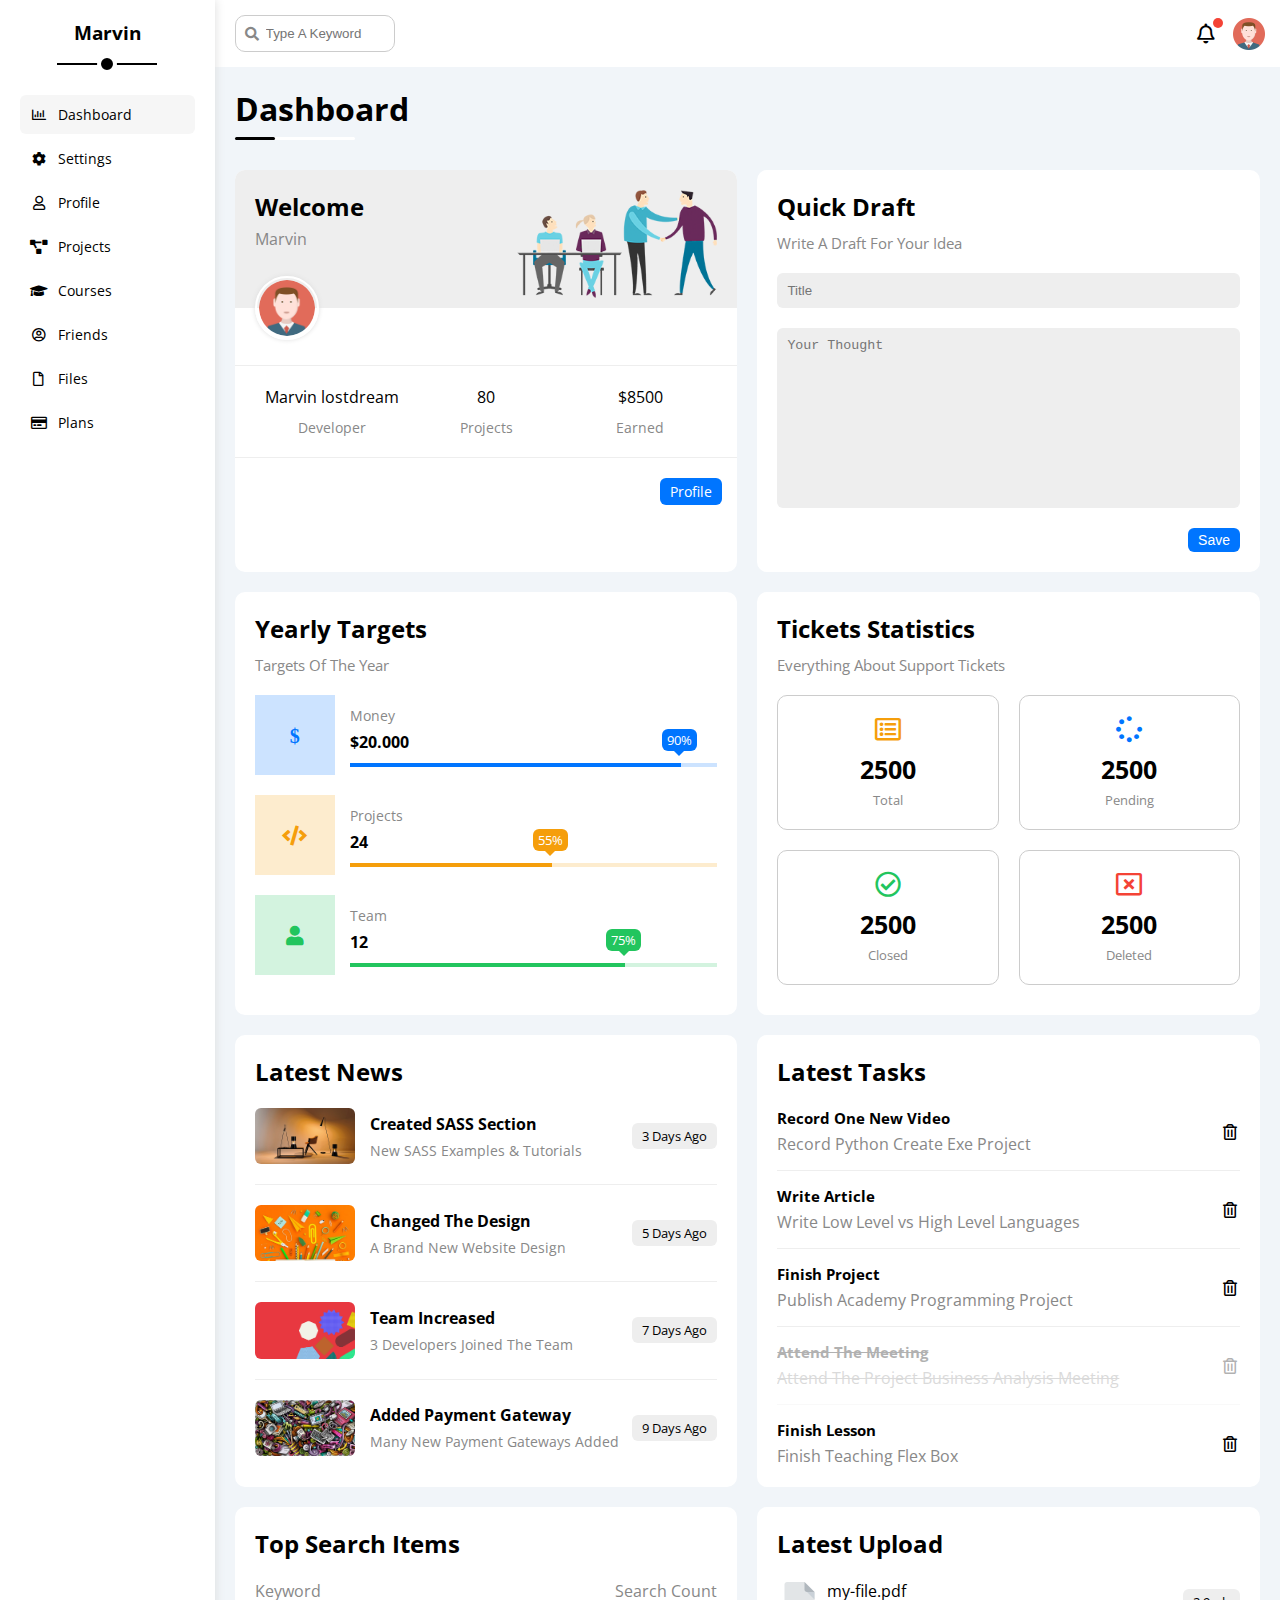
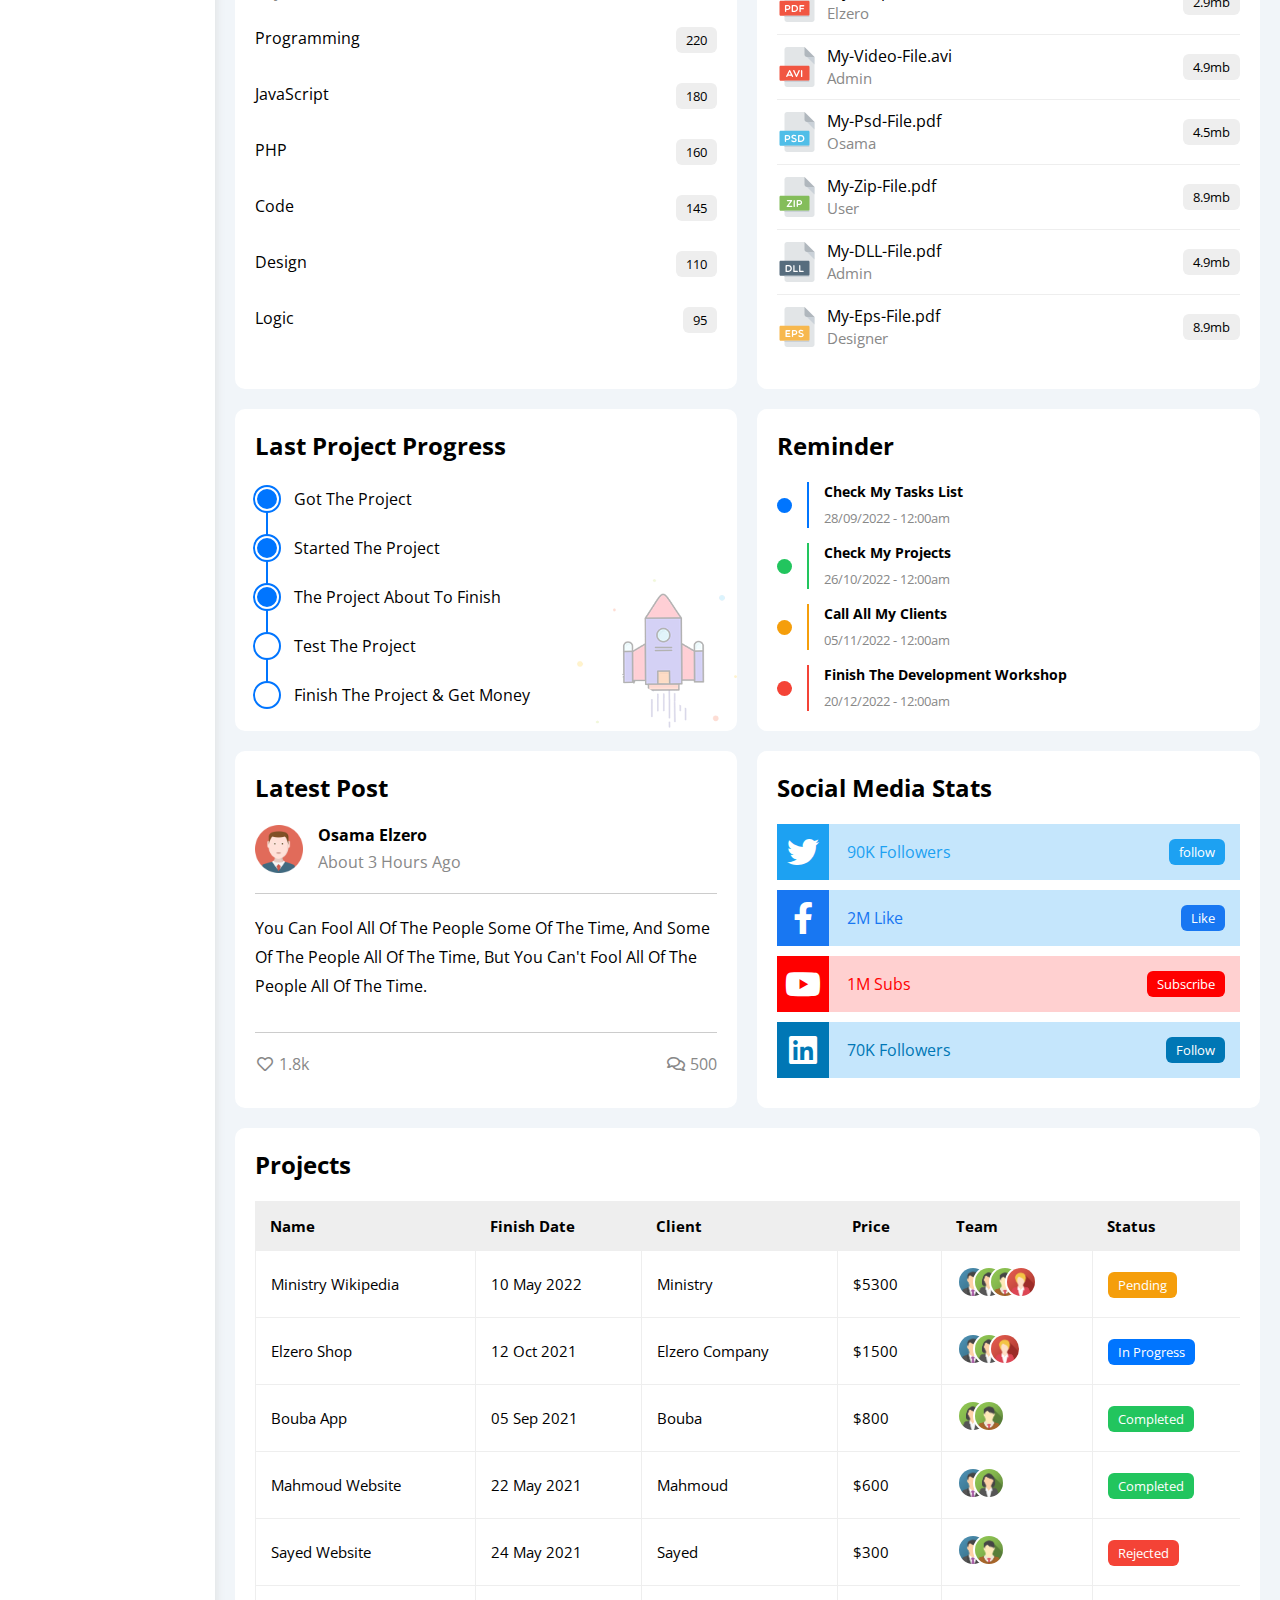
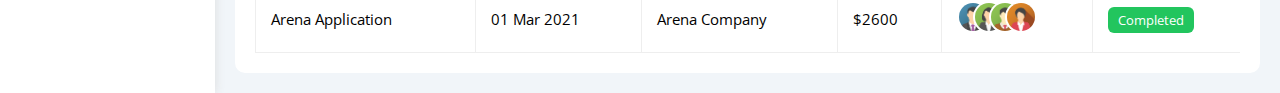
<file: index.html>
<!DOCTYPE html>
<html lang="en">
<head>
    <meta charset="UTF-8">
    <meta name="viewport" content="width=device-width, initial-scale=1.0">
    <title>Dashboard</title>
    <!-- FrameWork Css  -->
    <link rel="stylesheet" href="css/all.min.css">
    <link rel="stylesheet" href="css/framework.css">
    <!-- Main Css  -->
    <link rel="stylesheet" href="css/master.css">
    <!-- WebFonts Awesome  -->
    <link rel="preconnect" href="https://fonts.googleapis.com">
    <link rel="preconnect" href="https://fonts.gstatic.com" crossorigin>
    <link href="https://fonts.googleapis.com/css2?family=Open+Sans:ital,wght@0,300..800;1,300..800&display=swap" rel="stylesheet">
</head>
<body>
    <div class="page d-flex">
        <div class="sidebar bg-white p-20 p-relative">
            <h3 class="p-relative txt-c mt-0" >Marvin</h3>
            <ul>
                <li>
                    <a class="active d-flex align-center fs-14 c-black rad-6 p-10" href="index.html">
                        <i class="fa-regular fa-chart-bar fa-fw"></i>
                        <span>Dashboard</span>
                    </a>
                </li>
                <li>
                    <a class="d-flex align-center fs-14 c-black rad-6 p-10" href="settings.html">
                        <i class="fa-solid fa-gear fa-fw"></i>
                        <span>Settings</span>
                    </a>
                </li>
                <li>
                    <a class="d-flex align-center fs-14 c-black rad-6 p-10" href="profile.html">
                        <i class="fa-regular fa-user fa-fw"></i>
                        <span>Profile</span>
                    </a>
                </li>
                <li>
                    <a class="d-flex align-center fs-14 c-black rad-6 p-10" href="projects.html">
                        <i class="fa-solid fa-diagram-project fa-fw"></i>
                        <span>Projects</span>
                    </a>
                </li>
                <li>
                    <a class="d-flex align-center fs-14 c-black rad-6 p-10" href="courses.html">
                        <i class="fa-solid fa-graduation-cap fa-fw"></i>
                        <span>Courses</span>
                    </a>
                </li>
                <li>
                    <a class="d-flex align-center fs-14 c-black rad-6 p-10" href="friends.html">
                        <i class="fa-regular fa-circle-user fa-fw"></i>
                        <span>Friends</span>
                    </a>
                </li>
                <li>
                    <a class="d-flex align-center fs-14 c-black rad-6 p-10" href="files.html">
                        <i class="fa-regular fa-file fa-fw"></i>
                        <span>Files</span>
                    </a>
                </li>
                <li>
                    <a class="d-flex align-center fs-14 c-black rad-6 p-10" href="plans.html">
                        <i class="fa-regular fa-credit-card fa-fw"></i>
                        <span>Plans</span>
                    </a>
                </li>
            </ul>
        </div>
        <div class="content w-full">
            <!-- start head  -->
            <div class="head bg-white p-15 between-flex ">
                <div class="search p-relative">
                    <input class="p-10" type="search" placeholder="Type A Keyword">
                </div>
                <div class="icons d-flex align-center">
                    <span class="notification p-relative">
                        <i class="fa-regular fa-bell fa-lg"></i>
                    </span>
                    <img src="image/avatar.png" alt="">
                </div>
            </div>
            <!-- End head  -->
            <h1 class="p-relative">Dashboard</h1>
            <div class="wrapper d-grid gap-20">
                <!-- Start Welcome widget  -->
                <div class="welcome bg-white rad-10 txt-c-mobile block-mobile">
                    <div class="intro p-20 d-flex space-between bg-eee">
                        <div>
                            <h2 class="m-0">Welcome</h2>
                            <p class="c-grey mt-5">Marvin</p>
                        </div>
                        <img class="hide-mobile" src="image/welcome.png" alt="">
                    </div>
                        <img src="image/avatar.png" alt="" class="avatar">
                    <div class="body txt-c d-flex p-20 mt-20 mb-20 block-mobile">
                        <div>Marvin lostdream <span class="d-block c-grey fs-14 mt-10" >Developer</span></div>
                        <div>80<span class="d-block c-grey fs-14 mt-10" >Projects</span></div>
                        <div>$8500<span class="d-block c-grey fs-14 mt-10" >Earned</span></div>
                    </div>
                    <a href="profile.html" class="visit d-block fs-14 rad-6 bg-blue c-white w-fit btn-shape">Profile</a>
                </div>
                <!-- End Welcome widget  -->

                <!-- Start Quick Draft widget  -->

                <div class="quick-draft p-20 bg-white rad-10">
                    <h2 class="mt-0 mb-10">Quick Draft </h2>
                    <p class="mt-0 mb-20 c-grey fs-15">Write A Draft For Your Idea</p>
                    <form>
                        <input class="d-block mb-20 w-full p-10 b-none bg-eee rad-6" type="text" placeholder="Title">
                        <textarea class="d-block mb-20 w-full p-10 b-none bg-eee rad-6" placeholder="Your Thought"></textarea>
                        <input class="save d-block fs-14 bg-blue c-white b-none w-fit btn-shape" type="submit" value="Save">
                    </form>
                </div>

                <!-- End Quick Draft widget  -->

                <!-- Start Target  -->

                <div class="target p-20 bg-white rad-10">
                    <h2 class="mt-0 mb-10 ">Yearly Targets</h2>
                    <p class="mt-0 mb-20 c-grey fs-15">Targets Of The Year</p>
                    <div class="target-row mb-20 money d-flex align-center ">
                        <div class="icon center-flex">
                            <i class="fa-solid fa-dollar-sign fa-lg c-blue"></i>
                        </div>
                        <div class="details">
                            <span class="fs-14 c-grey" >Money</span>
                            <span class="  d-block mt-5 mb-10 fw-bold " >$20.000</span>
                            <div class="progress p-relative">
                                <span class="bg-blue money" style="width: 90%">
                                    <span class="bg-blue" >90%</span>
                                </span>
                            </div>
                        </div>
                    </div>
                    <div class="target-row mb-20 orange d-flex align-center ">
                        <div class="icon center-flex">
                            <i class="fa-solid fa-code fa-lg c-orange"></i>
                        </div>
                        <div class="details">
                            <span class="fs-14 c-grey" >Projects</span>
                            <span class="  d-block mt-5 mb-10 fw-bold " >24</span>
                            <div class="progress p-relative">
                                <span class="bg-orange orange" style="width: 55%">
                                    <span class="bg-orange" >55%</span>
                                </span>
                            </div>
                        </div>
                    </div>
                    <div class="target-row mb-20 green d-flex align-center ">
                        <div class="icon center-flex">
                            <i class="fa-solid fa-user fa-lg c-green"></i>
                        </div>
                        <div class="details">
                            <span class="fs-14 c-grey" >Team</span>
                            <span class="  d-block mt-5 mb-10 fw-bold " >12</span>
                            <div class="progress p-relative">
                                <span class="bg-green green" style="width: 75%">
                                    <span class="bg-green" >75%</span>
                                </span>
                            </div>
                        </div>
                    </div>
                </div>
                <!-- End Target  -->

                <!-- Start Ticket Widget  -->

                <div class="tickets p-20 bg-white rad-10">
                    <h2 class="mt-0 mb-10">Tickets Statistics</h2>
                    <p class="mt-0 mb-20 c-grey fs-15" >Everything About Support Tickets</p>
                    <div class="d-flex txt-c gap-20 f-wrap">
                        <div class="box p-20 rad-10 fs-13 c-grey">
                            <i class="fa-regular fa-rectangle-list fa-2x mb-10 c-orange"></i>
                            <span class="d-block c-black fw-bold fs-25 mb-5">2500</span>
                            Total
                        </div>
                        <div class="box p-20 rad-10 fs-13 c-grey">
                            <i class="fa-solid fa-spinner fa-2x mb-10 c-blue"></i>
                            <span class="d-block c-black fw-bold fs-25 mb-5">2500</span>
                            Pending
                        </div>
                        <div class="box p-20 rad-10 fs-13 c-grey">
                            <i class="fa-regular fa-circle-check fa-2x mb-10 c-green"></i>
                            <span class="d-block c-black fw-bold fs-25 mb-5">2500</span>
                            Closed
                        </div>
                        <div class="box p-20 rad-10 fs-13 c-grey">
                            <i class="fa-regular fa-rectangle-xmark fa-2x mb-10 c-red"></i>
                            <span class="d-block c-black fw-bold fs-25 mb-5">2500</span>
                            Deleted
                        </div>
                    </div>
                </div>

                <!-- End Ticket Widget  -->

                <!-- Start Latest News  -->

                <div class="latest-news p-20 bg-white rad-10 txt-c-mobile">
                    <h2 class="mt-0 mb-20">Latest News</h2>
                    <div class="news-row d-flex align-center">
                        <img src="image/news-01.png" alt="">
                        <div class="info">
                            <h3>Created SASS Section</h3>
                            <p class="m-0 c-grey fs-14" >New SASS Examples & Tutorials</p>
                        </div>
                        <div class="btn-shape bg-eee fs-13 label">3 Days Ago</div>
                    </div>
                    <div class="news-row d-flex align-center">
                        <img src="image/news-02.png" alt="">
                        <div class="info">
                            <h3>Changed The Design</h3>
                            <p class="m-0 c-grey fs-14" >A Brand New Website Design</p>
                        </div>
                        <div class="btn-shape bg-eee fs-13 label">5 Days Ago</div>
                    </div>
                    <div class="news-row d-flex align-center">
                        <img src="image/news-03.png" alt="">
                        <div class="info">
                            <h3>Team Increased</h3>
                            <p class="m-0 c-grey fs-14" >3 Developers Joined The Team</p>
                        </div>
                        <div class="btn-shape bg-eee fs-13 label">7 Days Ago</div>
                    </div>
                    <div class="news-row d-flex align-center">
                        <img src="image/news-04.png" alt="">
                        <div class="info">
                            <h3>Added Payment Gateway</h3>
                            <p class="m-0 c-grey fs-14" >Many New Payment Gateways Added</p>
                        </div>
                        <div class="btn-shape bg-eee fs-13 label">9 Days Ago</div>
                    </div>
                </div>

                <!-- End Latest News  -->

                <!-- Start Tasks  -->

                <div class="tasks p-20 bg-white rad-10">
                    <h2 class="mt-0 mb-20">Latest Tasks</h2>
                    <div class="task-row between-flex">
                        <div class="info">
                            <h3 class="mt-0 mb-5 fs-15">Record One New Video</h3>
                            <p class="m-0 c-grey" >Record Python Create Exe Project</p>
                        </div>
                        <i class="fa-regular fa-trash-can delete"></i>
                    </div>
                    <div class="task-row between-flex">
                    <div class="info">
                        <h3 class="mt-0 mb-5 fs-15">Write Article</h3>
                        <p class="m-0 c-grey" >Write Low Level vs High Level Languages</p>
                    </div>
                        <i class="fa-regular fa-trash-can delete"></i>
                    </div>
                    <div class="task-row between-flex">
                        <div class="info">
                            <h3 class="mt-0 mb-5 fs-15">Finish Project</h3>
                            <p class="m-0 c-grey" >Publish Academy Programming Project</p>
                        </div>
                        <i class="fa-regular fa-trash-can delete"></i>
                    </div>
                    <div class="task-row between-flex done">
                        <div class="info">
                            <h3 class="mt-0 mb-5 fs-15">Attend The Meeting</h3>
                            <p class="m-0 c-grey" >Attend The Project Business Analysis Meeting</p>
                        </div>
                        <i class="fa-regular fa-trash-can delete"></i>
                    </div>
                    <div class="task-row between-flex">
                        <div class="info">
                            <h3 class="mt-0 mb-5 fs-15">Finish Lesson</h3>
                            <p class="m-0 c-grey" >Finish Teaching Flex Box</p>
                        </div>
                        <i class="fa-regular fa-trash-can delete"></i>
                    </div>
                </div>

                <!-- End Tasks  -->

                <!-- Start Top Search Word Widget  -->

                <div class="search-items p-20 bg-white rad-10">
                    <h2 class="mt-0 mb-20">Top Search Items</h2>
                    <div class="items-head d-flex space-between c-grey mb-10">
                        <div>Keyword</div>
                        <div>Search Count</div>
                    </div>
                    <div class="items d-flex space-between pt-15 pb-15">
                        <span>Programming</span>
                        <span class="bg-eee fs-13 btn-shape">220</span>
                    </div>
                    <div class="items d-flex space-between pt-15 pb-15">
                        <span>JavaScript</span>
                        <span class="bg-eee fs-13 btn-shape">180</span>
                    </div>
                    <div class="items d-flex space-between pt-15 pb-15">
                        <span>PHP</span>
                        <span class="bg-eee fs-13 btn-shape">160</span>
                    </div>
                    <div class="items d-flex space-between pt-15 pb-15">
                        <span>Code</span>
                        <span class="bg-eee fs-13 btn-shape">145</span>
                    </div>
                    <div class="items d-flex space-between pt-15 pb-15">
                        <span>Design</span>
                        <span class="bg-eee fs-13 btn-shape">110</span>
                    </div>
                    <div class="items d-flex space-between pt-15 pb-15">
                        <span>Logic</span>
                        <span class="bg-eee fs-13 btn-shape">95</span>
                    </div>

                </div>

                <!-- End Top Search Word Widget  -->

                <!-- Start Latest Upload  -->

                <div class="latest-upload p-20 bg-white rad-10">
                    <h2 class="mt-0 mb-20">Latest Upload</h2>
                    <ul class="m-0">
                        <li class="between-flex pb-10 mb-10">
                            <div class="d-flex align-center">
                                <img class="mr-10" src="image/pdf.svg" alt="">
                                <div>
                                    <span class="d-block">my-file.pdf</span>
                                    <span class="fs-15 c-grey">Elzero</span>
                                </div>
                            </div>
                            <div class="bg-eee btn-shape fs-13">
                                2.9mb
                            </div>
                        </li>
                        <li class="between-flex pb-10 mb-10">
                            <div class="d-flex align-center">
                                <img class="mr-10" src="image/avi.svg">
                                <div>
                                    <span class="d-block">My-Video-File.avi</span>
                                    <span class="fs-15 c-grey">Admin</span>
                                </div>
                            </div>
                            <div class="bg-eee btn-shape fs-13">
                                4.9mb
                            </div>
                        </li>
                        <li class="between-flex pb-10 mb-10">
                            <div class="d-flex align-center">
                                <img class="mr-10" src="image/psd.svg" alt="">
                                <div>
                                    <span class="d-block">My-Psd-File.pdf</span>
                                    <span class="fs-15 c-grey">Osama</span>
                                </div>
                            </div>
                            <div class="bg-eee btn-shape fs-13">
                                4.5mb
                            </div>
                        </li>
                        <li class="between-flex pb-10 mb-10">
                            <div class="d-flex align-center">
                                <img class="mr-10" src="image/zip.svg" alt="">
                                <div>
                                    <span class="d-block">My-Zip-File.pdf</span>
                                    <span class="fs-15 c-grey">User</span>
                                </div>
                            </div>
                            <div class="bg-eee btn-shape fs-13">
                                8.9mb
                            </div>
                        </li>
                        <li class="between-flex pb-10 mb-10">
                            <div class="d-flex align-center">
                                <img class="mr-10" src="image/dll.svg" alt="">
                                <div>
                                    <span class="d-block">My-DLL-File.pdf</span>
                                    <span class="fs-15 c-grey">Admin</span>
                                </div>
                            </div>
                            <div class="bg-eee btn-shape fs-13">
                                4.9mb
                            </div>
                        </li>
                        <li class="between-flex pb-10 mb-10">
                            <div class="d-flex align-center">
                                <img class="mr-10" src="image/eps.svg" alt="">
                                <div>
                                    <span class="d-block">My-Eps-File.pdf</span>
                                    <span class="fs-15 c-grey">Designer</span>
                                </div>
                            </div>
                            <div class="bg-eee btn-shape fs-13">
                                8.9mb
                            </div>
                        </li>
                    </ul>
                </div>
                <!-- End Latest Upload  -->

                <!-- Start Last Project Progress  -->

                <div class="last-project p-20 bg-white rad-10 p-relative">
                    <h2 class="mt-0 mb-20">Last Project Progress</h2>
                    <ul class="m-0 p-relative">
                        <li class="mt-25 d-flex align-center done">Got The Project</li>
                        <li class="mt-25 d-flex align-center done">Started The Project</li>
                        <li class="mt-25 d-flex align-center done">The Project About To Finish</li>
                        <li class="mt-25 d-flex align-center current">Test The Project</li>
                        <li class="mt-25 d-flex align-center">Finish The Project & Get Money</li>
                    </ul>
                    <img class="lanch-icon hide-mobile" src="image/project.png" alt="">
                </div>

                <!-- End Last Project Progress  -->

            <!-- Start Reminder  -->

            <div class="reminders p-20 bg-white rad-10 p-relative">
                <h2 class="mt-0 mb-20">Reminder</h2>
                <ul class="m-0">
                    <li class="d-flex align-center mt-15 ">
                        <span class="key bg-blue mr-15 d-block rad-half"></span>
                        <div class="pl-15 blue" >
                            <p class="fs-14 fw-bold mt-0 mb-5">Check My Tasks List</p>
                            <span class="fs-13 c-grey" >28/09/2022 - 12:00am</span>
                        </div>
                    </li>
              <li class="d-flex align-center mt-15">
                <span class="key bg-green mr-15 d-block rad-half"></span>
                <div class="pl-15 green">
                  <p class="fs-14 fw-bold mt-0 mb-5">Check My Projects</p>
                  <span class="fs-13 c-grey">26/10/2022 - 12:00am</span>
                </div>
              </li>
              <li class="d-flex align-center mt-15">
                <span class="key bg-orange mr-15 d-block rad-half"></span>
                <div class="pl-15 orange">
                  <p class="fs-14 fw-bold mt-0 mb-5">Call All My Clients</p>
                  <span class="fs-13 c-grey">05/11/2022 - 12:00am</span>
                </div>
              </li>
              <li class="d-flex align-center mt-15">
                <span class="key bg-red mr-15 d-block rad-half"></span>
                <div class="pl-15 red">
                  <p class="fs-14 fw-bold mt-0 mb-5">Finish The Development Workshop</p>
                  <span class="fs-13 c-grey">20/12/2022 - 12:00am</span>
                </div>
              </li>
                </ul>
            </div>

            <!-- End Reminder  -->

            <!-- Start Latest Post  -->

            <div class="latest-post p-20 bg-white rad-10 p-relative">
                <h2 class="mt-0 mb-20">Latest Post</h2>
                <div class="top d-flex align-center">
                    <img class="mr-15" src="image/avatar.png" alt="">
                    <div class="info">
                        <span class="d-block fw-bold mb-5">Osama Elzero</span>
                        <span class=" d-block c-grey">About 3 Hours Ago</span>
                    </div>
                </div>
                <div class="post-content pt-20 pb-20 mt-20 mb-20 bt-ccc bb-ccc  txt-c-mobile">
                    You can fool all of the people some of the time, and some of the people all of the time, but you can't fool all of the people all of the time.
                </div>
                <div class="post-stats between-flex c-grey ">
                    <div>
                        <i class="fa-regular fa-heart"></i>
                        <span>1.8k</span>
                    </div>
                    <div>
                        <i class="fa-regular fa-comments"></i>
                        <span>500</span>
                    </div>
                </div>
            </div>

            <!-- End Latest Post  -->

            <!-- Start Social Media Stats  -->

            <div class="social-stats p-20 bg-white rad-10">
                <h2 class="mt-0 mb-20" >Social Media Stats</h2>
                <div class="box twitter between-flex p-15 mb-10  p-relative">
                    <i class="fa-brands fa-twitter fa-2x c-white h-full center-flex"></i>
                    <span>90K Followers</span>
                    <a class=" fs-13 btn-shape c-white" href="#">follow</a>
                </div>
            <div class="box facebook p-15 p-relative mb-10 between-flex">
              <i class="fa-brands fa-facebook-f fa-2x c-white h-full center-flex"></i>
              <span>2M Like</span>
              <a class="fs-13 c-white btn-shape" href="#">Like</a>
            </div>
            <div class="box youtube p-15 p-relative mb-10 between-flex">
              <i class="fa-brands fa-youtube fa-2x c-white h-full center-flex"></i>
              <span>1M Subs</span>
              <a class="fs-13 c-white btn-shape" href="#">Subscribe</a>
            </div>
            <div class="box linkedin p-15 p-relative mb-10 between-flex">
              <i class="fa-brands fa-linkedin fa-2x c-white h-full center-flex"></i>
              <span>70K Followers</span>
              <a class="fs-13 c-white btn-shape" href="#">Follow</a>
            </div>
            </div>

            <!-- End Social Media Stats  -->
            </div>
            <!-- Start Projects Table  -->

            <div class="projects p-20 bg-white rad-10 m-20">
                <h2 class="mt-0 mb-20">Projects</h2>
                <div class="responsive-table">
                    <table class="fs-15 w-full">
                        <thead>
                            <tr>
                                <td>Name</td>
                                <td>Finish Date</td>
                                <td>Client</td>
                                <td>Price</td>
                                <td>Team</td>
                                <td>Status</td>
                            </tr>
                        </thead>
                        <tbody>
                            <tr>
                                <td>Ministry Wikipedia</td>
                                <td>10 May 2022</td>
                                <td>Ministry</td>
                                <td>$5300</td>
                                <td>
                                    <img src="image/team-01.png" alt="">
                                    <img src="image/team-02.png" alt="">
                                    <img src="image/team-03.png" alt="">
                                    <img src="image/team-05.png" alt="">
                                </td>
                                <td>
                                    <span class="label btn-shape bg-orange c-white" >Pending</span>
                                </td>
                            </tr>
                            <tr>
                              <td>Elzero Shop</td>
                              <td>12 Oct 2021</td>
                              <td>Elzero Company</td>
                              <td>$1500</td>
                              <td>
                                <img src="image/team-01.png" alt="" />
                                <img src="image/team-02.png" alt="" />
                                <img src="image/team-05.png" alt="" />
                              </td>
                              <td><span class="label btn-shape bg-blue c-white">In Progress</span></td>
                            </tr>
                            <tr>
                              <td>Bouba App</td>
                              <td>05 Sep 2021</td>
                              <td>Bouba</td>
                              <td>$800</td>
                              <td>
                                <img src="image/team-02.png" alt="" />
                                <img src="image/team-03.png" alt="" />
                              </td>
                              <td><span class="label btn-shape bg-green c-white">Completed</span></td>
                            </tr>
                            <tr>
                              <td>Mahmoud Website</td>
                              <td>22 May 2021</td>
                              <td>Mahmoud</td>
                              <td>$600</td>
                              <td>
                                <img src="image/team-01.png" alt="" />
                                <img src="image/team-02.png" alt="" />
                              </td>
                              <td><span class="label btn-shape bg-green c-white">Completed</span></td>
                            </tr>
                            <tr>
                              <td>Sayed Website</td>
                              <td>24 May 2021</td>
                              <td>Sayed</td>
                              <td>$300</td>
                              <td>
                                <img src="image/team-01.png" alt="" />
                                <img src="image/team-03.png" alt="" />
                              </td>
                              <td><span class="label btn-shape bg-red c-white">Rejected</span></td>
                            </tr>
                            <tr>
                              <td>Arena Application</td>
                              <td>01 Mar 2021</td>
                              <td>Arena Company</td>
                              <td>$2600</td>
                              <td>
                                <img src="image/team-01.png" alt="" />
                                <img src="image/team-02.png" alt="" />
                                <img src="image/team-03.png" alt="" />
                                <img src="image/team-04.png" alt="" />
                              </td>
                              <td><span class="label btn-shape bg-green c-white">Completed</span></td>
                            </tr>
                        </tbody>
                    </table>
                </div>
            </div>
            <!-- End Projects Table  -->
        </div>
    </div>
</body>
</html>
</file>
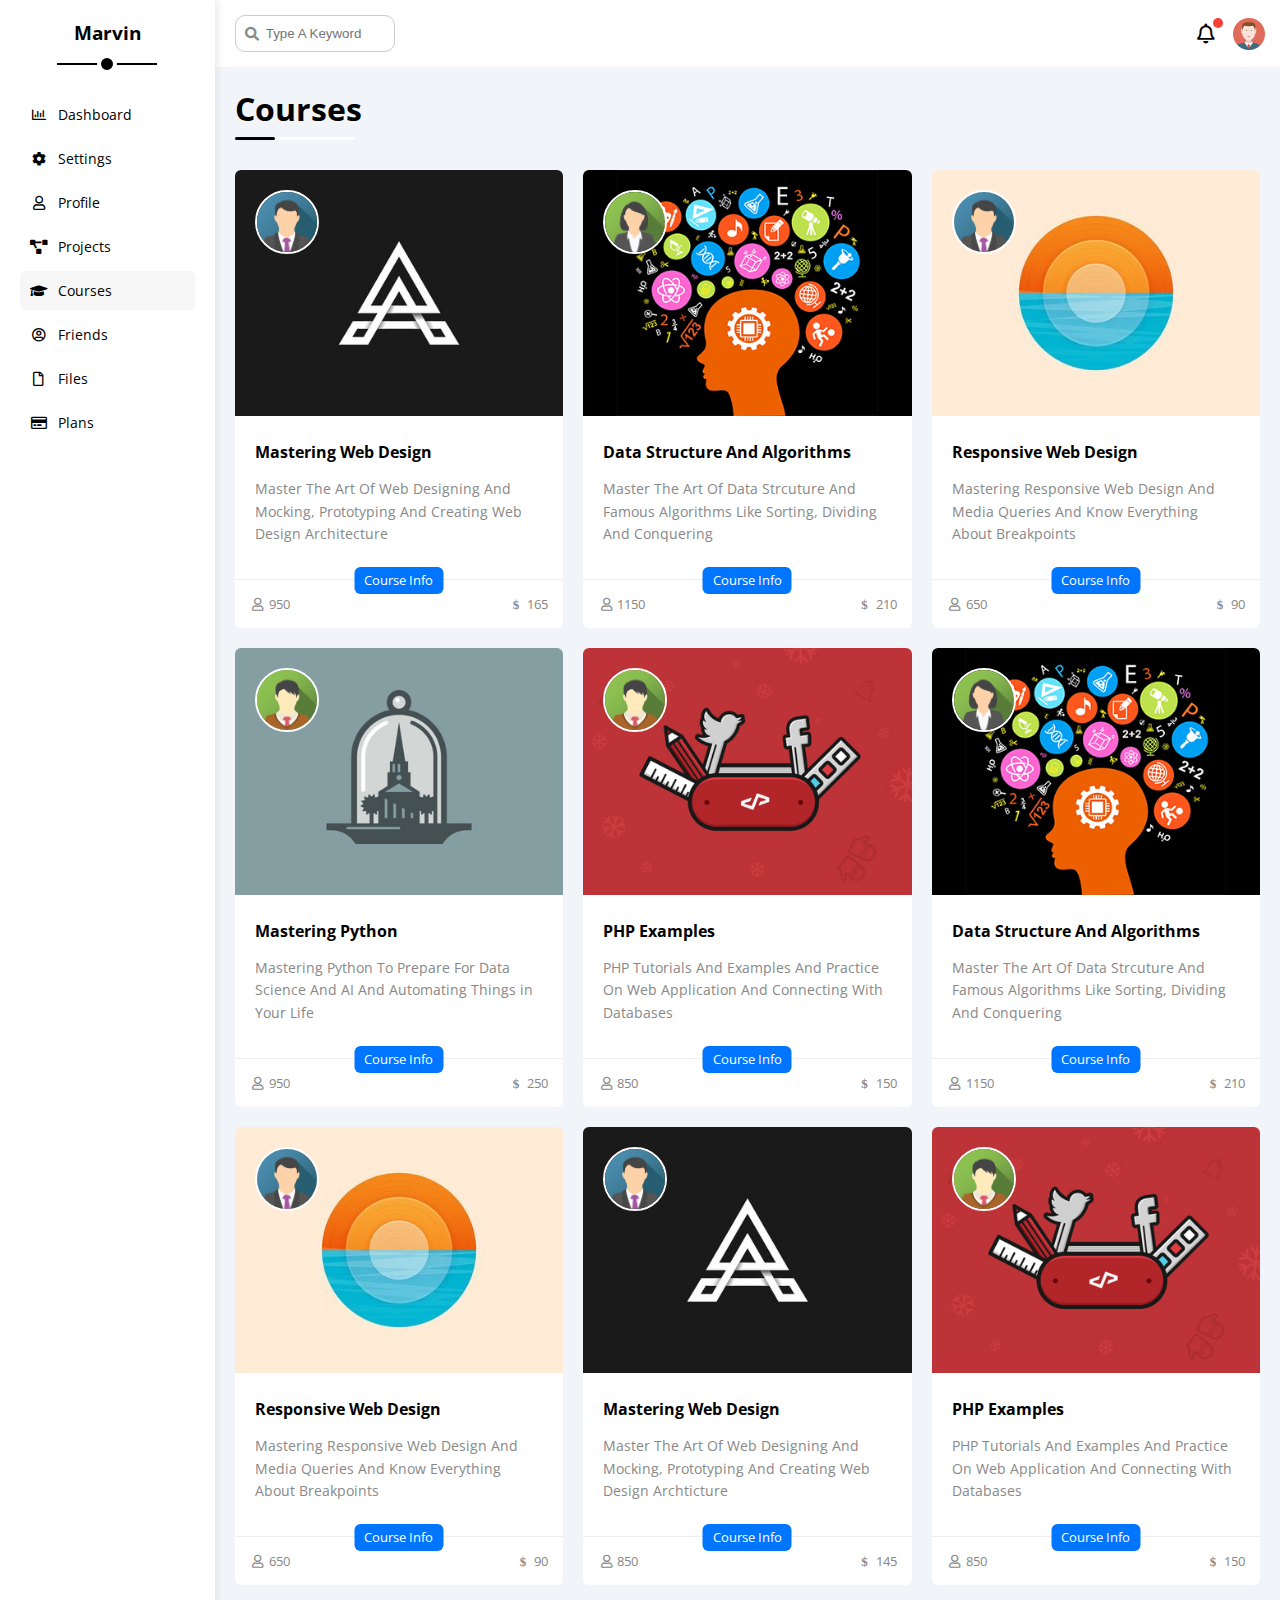
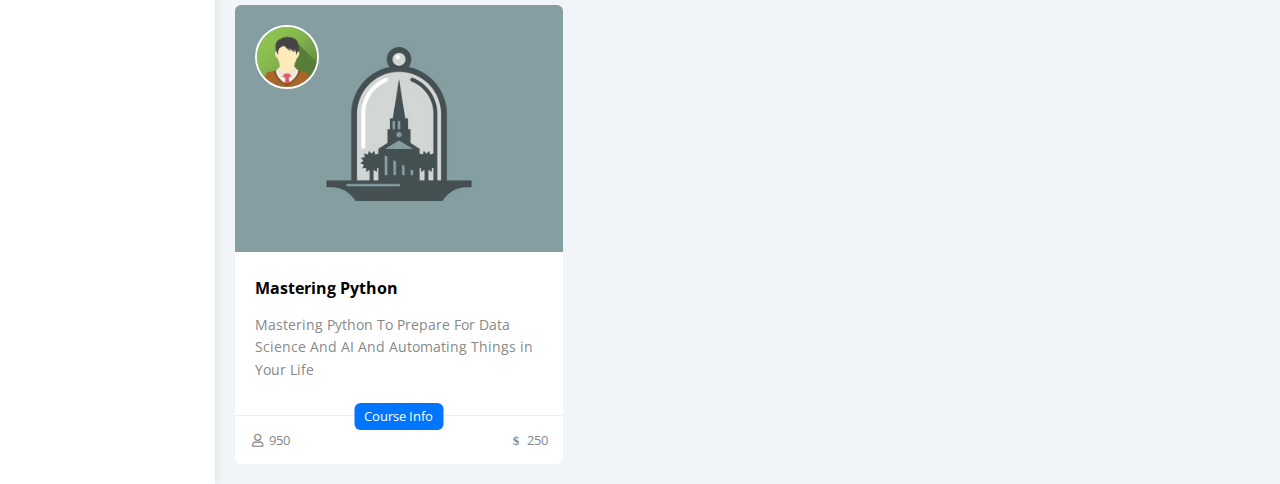
<file: courses.html>
<!DOCTYPE html>
<html lang="en">
<head>
    <meta charset="UTF-8">
    <meta name="viewport" content="width=device-width, initial-scale=1.0">
    <title>Settings</title>
    <!-- FrameWork Css  -->
    <link rel="stylesheet" href="css/all.min.css">
    <link rel="stylesheet" href="css/framework.css">
    <!-- Main Css  -->
    <link rel="stylesheet" href="css/master.css">
    <!-- WebFonts Awesome  -->
    <link rel="preconnect" href="https://fonts.googleapis.com">
    <link rel="preconnect" href="https://fonts.gstatic.com" crossorigin>
    <link href="https://fonts.googleapis.com/css2?family=Open+Sans:ital,wght@0,300..800;1,300..800&display=swap" rel="stylesheet">
</head>
<body>
    <div class="page d-flex">
        <div class="sidebar bg-white p-20 p-relative">
            <h3 class="p-relative txt-c mt-0" >Marvin</h3>
            <ul>
                <li>
                    <a class=" d-flex align-center fs-14 c-black rad-6 p-10" href="index.html">
                        <i class="fa-regular fa-chart-bar fa-fw"></i>
                        <span>Dashboard</span>
                    </a>
                </li>
                <li>
                    <a class="d-flex align-center fs-14 c-black rad-6 p-10" href="settings.html">
                        <i class="fa-solid fa-gear fa-fw"></i>
                        <span>Settings</span>
                    </a>
                </li>
                <li>
                    <a class="d-flex align-center fs-14 c-black rad-6 p-10" href="profile.html">
                        <i class="fa-regular fa-user fa-fw"></i>
                        <span>Profile</span>
                    </a>
                </li>
                <li>
                    <a class="d-flex align-center fs-14 c-black rad-6 p-10" href="projects.html">
                        <i class="fa-solid fa-diagram-project fa-fw"></i>
                        <span>Projects</span>
                    </a>
                </li>
                <li>
                    <a class="active d-flex align-center fs-14 c-black rad-6 p-10" href="courses.html">
                        <i class="fa-solid fa-graduation-cap fa-fw"></i>
                        <span>Courses</span>
                    </a>
                </li>
                <li>
                    <a class="d-flex align-center fs-14 c-black rad-6 p-10" href="friends.html">
                        <i class="fa-regular fa-circle-user fa-fw"></i>
                        <span>Friends</span>
                    </a>
                </li>
                <li>
                    <a class="d-flex align-center fs-14 c-black rad-6 p-10" href="files.html">
                        <i class="fa-regular fa-file fa-fw"></i>
                        <span>Files</span>
                    </a>
                </li>
                <li>
                    <a class="d-flex align-center fs-14 c-black rad-6 p-10" href="plans.html">
                        <i class="fa-regular fa-credit-card fa-fw"></i>
                        <span>Plans</span>
                    </a>
                </li>
            </ul>
        </div>
        <div class="content w-full">
            <!-- start head  -->
            <div class="head bg-white p-15 between-flex ">
                <div class="search p-relative">
                    <input class="p-10" type="search" placeholder="Type A Keyword">
                </div>
                <div class="icons d-flex align-center">
                    <span class="notification p-relative">
                        <i class="fa-regular fa-bell fa-lg"></i>
                    </span>
                    <img src="image/avatar.png" alt="">
                </div>
            </div>
            <!-- End head  -->
            <h1 class="p-relative">Courses</h1>
            <div class="courses-page d-grid m-20 gap-20">
            <div class="course bg-white rad-6 p-relative">
                    <img class="cover" src="image/course-01.jpg" alt="">
                    <img class="instructor" src="image/team-01.png" alt="">
                    <div class="p-20">
                        <h4 class="m-0">Mastering Web Design</h4>
                        <p class="description c-grey mt-15 fs-14">Master The Art Of Web Designing And Mocking, Prototyping And Creating Web Design Architecture</p>
                    </div>
                    <div class="info p-15 p-relative between-flex">
                        <span class="title bg-blue c-white btn-shape">Course Info</span>
                        <span class="c-grey">
                            <i class="fa-regular fa-user"></i>
                            950
                        </span>
                        <span class="c-grey">
                            <i class="fa-solid fa-dollar-sign"></i>
                            165
                        </span>
                    </div>
            </div>
            <div class="course bg-white rad-6 p-relative">
            <img class="cover" src="image/course-02.jpg" alt="" />
            <img class="instructor" src="image/team-02.png" alt="" />
            <div class="p-20">
              <h4 class="m-0">Data Structure And Algorithms</h4>
              <p class="description c-grey mt-15 fs-14">
                Master The Art Of Data Strcuture And Famous Algorithms Like Sorting, Dividing And Conquering
              </p>
            </div>
            <div class="info p-15 p-relative between-flex">
              <span class="title bg-blue c-white btn-shape">Course Info</span>
              <span class="c-grey"> <i class="fa-regular fa-user"></i> 1150</span>
              <span class="c-grey"><i class="fa-solid fa-dollar-sign"></i> 210</span>
            </div>
            </div>
            <div class="course bg-white rad-6 p-relative">
            <img class="cover" src="image/course-03.jpg" alt="" />
            <img class="instructor" src="image/team-01.png" alt="" />
            <div class="p-20">
              <h4 class="m-0">Responsive Web Design</h4>
              <p class="description c-grey mt-15 fs-14">
                Mastering Responsive Web Design And Media Queries And Know Everything About Breakpoints
              </p>
            </div>
            <div class="info p-15 p-relative between-flex">
              <span class="title bg-blue c-white btn-shape">Course Info</span>
              <span class="c-grey"> <i class="fa-regular fa-user"></i> 650</span>
              <span class="c-grey"><i class="fa-solid fa-dollar-sign"></i> 90</span>
            </div>
            </div>
            <div class="course bg-white rad-6 p-relative">
            <img class="cover" src="image/course-04.jpg" alt="" />
            <img class="instructor" src="image/team-03.png" alt="" />
            <div class="p-20">
              <h4 class="m-0">Mastering Python</h4>
              <p class="description c-grey mt-15 fs-14">
                Mastering Python To Prepare For Data Science And AI And Automating Things in Your Life
              </p>
            </div>
            <div class="info p-15 p-relative between-flex">
              <span class="title bg-blue c-white btn-shape">Course Info</span>
              <span class="c-grey"> <i class="fa-regular fa-user"></i> 950</span>
              <span class="c-grey"><i class="fa-solid fa-dollar-sign"></i> 250</span>
            </div>
            </div>
            <div class="course bg-white rad-6 p-relative">
            <img class="cover" src="image/course-05.jpg" alt="" />
            <img class="instructor" src="image/team-03.png" alt="" />
            <div class="p-20">
              <h4 class="m-0">PHP Examples</h4>
              <p class="description c-grey mt-15 fs-14">
                PHP Tutorials And Examples And Practice On Web Application And Connecting With Databases
              </p>
            </div>
            <div class="info p-15 p-relative between-flex">
              <span class="title bg-blue c-white btn-shape">Course Info</span>
              <span class="c-grey"> <i class="fa-regular fa-user"></i> 850</span>
              <span class="c-grey"><i class="fa-solid fa-dollar-sign"></i> 150</span>
            </div>
            </div>
            <div class="course bg-white rad-6 p-relative">
            <img class="cover" src="image/course-02.jpg" alt="" />
            <img class="instructor" src="image/team-02.png" alt="" />
            <div class="p-20">
              <h4 class="m-0">Data Structure And Algorithms</h4>
              <p class="description c-grey mt-15 fs-14">
                Master The Art Of Data Strcuture And Famous Algorithms Like Sorting, Dividing And Conquering
              </p>
            </div>
            <div class="info p-15 p-relative between-flex">
              <span class="title bg-blue c-white btn-shape">Course Info</span>
              <span class="c-grey"> <i class="fa-regular fa-user"></i> 1150</span>
              <span class="c-grey"><i class="fa-solid fa-dollar-sign"></i> 210</span>
            </div>
            </div>
            <div class="course bg-white rad-6 p-relative">
            <img class="cover" src="image/course-03.jpg" alt="" />
            <img class="instructor" src="image/team-01.png" alt="" />
            <div class="p-20">
              <h4 class="m-0">Responsive Web Design</h4>
              <p class="description c-grey mt-15 fs-14">
                Mastering Responsive Web Design And Media Queries And Know Everything About Breakpoints
              </p>
            </div>
            <div class="info p-15 p-relative between-flex">
              <span class="title bg-blue c-white btn-shape">Course Info</span>
              <span class="c-grey"> <i class="fa-regular fa-user"></i> 650</span>
              <span class="c-grey"><i class="fa-solid fa-dollar-sign"></i> 90</span>
            </div>
            </div>
            <div class="course bg-white rad-6 p-relative">
            <img class="cover" src="image/course-01.jpg" alt="" />
            <img class="instructor" src="image/team-01.png" alt="" />
            <div class="p-20">
              <h4 class="m-0">Mastering Web Design</h4>
              <p class="description c-grey mt-15 fs-14">
                Master The Art Of Web Designing And Mocking, Prototyping And Creating Web Design Archticture
              </p>
            </div>
            <div class="info p-15 p-relative between-flex">
              <span class="title bg-blue c-white btn-shape">Course Info</span>
              <span class="c-grey"> <i class="fa-regular fa-user"></i> 850</span>
              <span class="c-grey"><i class="fa-solid fa-dollar-sign"></i> 145</span>
            </div>
            </div>
            <div class="course bg-white rad-6 p-relative">
            <img class="cover" src="image/course-05.jpg" alt="" />
            <img class="instructor" src="image/team-03.png" alt="" />
            <div class="p-20">
              <h4 class="m-0">PHP Examples</h4>
              <p class="description c-grey mt-15 fs-14">
                PHP Tutorials And Examples And Practice On Web Application And Connecting With Databases
              </p>
            </div>
            <div class="info p-15 p-relative between-flex">
              <span class="title bg-blue c-white btn-shape">Course Info</span>
              <span class="c-grey"> <i class="fa-regular fa-user"></i> 850</span>
              <span class="c-grey"><i class="fa-solid fa-dollar-sign"></i> 150</span>
            </div>
            </div>
            <div class="course bg-white rad-6 p-relative">
            <img class="cover" src="image/course-04.jpg" alt="" />
            <img class="instructor" src="image/team-03.png" alt="" />
            <div class="p-20">
              <h4 class="m-0">Mastering Python</h4>
              <p class="description c-grey mt-15 fs-14">
                Mastering Python To Prepare For Data Science And AI And Automating Things in Your Life
              </p>
            </div>
            <div class="info p-15 p-relative between-flex">
              <span class="title bg-blue c-white btn-shape">Course Info</span>
              <span class="c-grey"> <i class="fa-regular fa-user"></i> 950</span>
              <span class="c-grey"><i class="fa-solid fa-dollar-sign"></i> 250</span>
            </div>
            </div>
            </div>
        </div>
    </div>
</body>
</html>
</file>
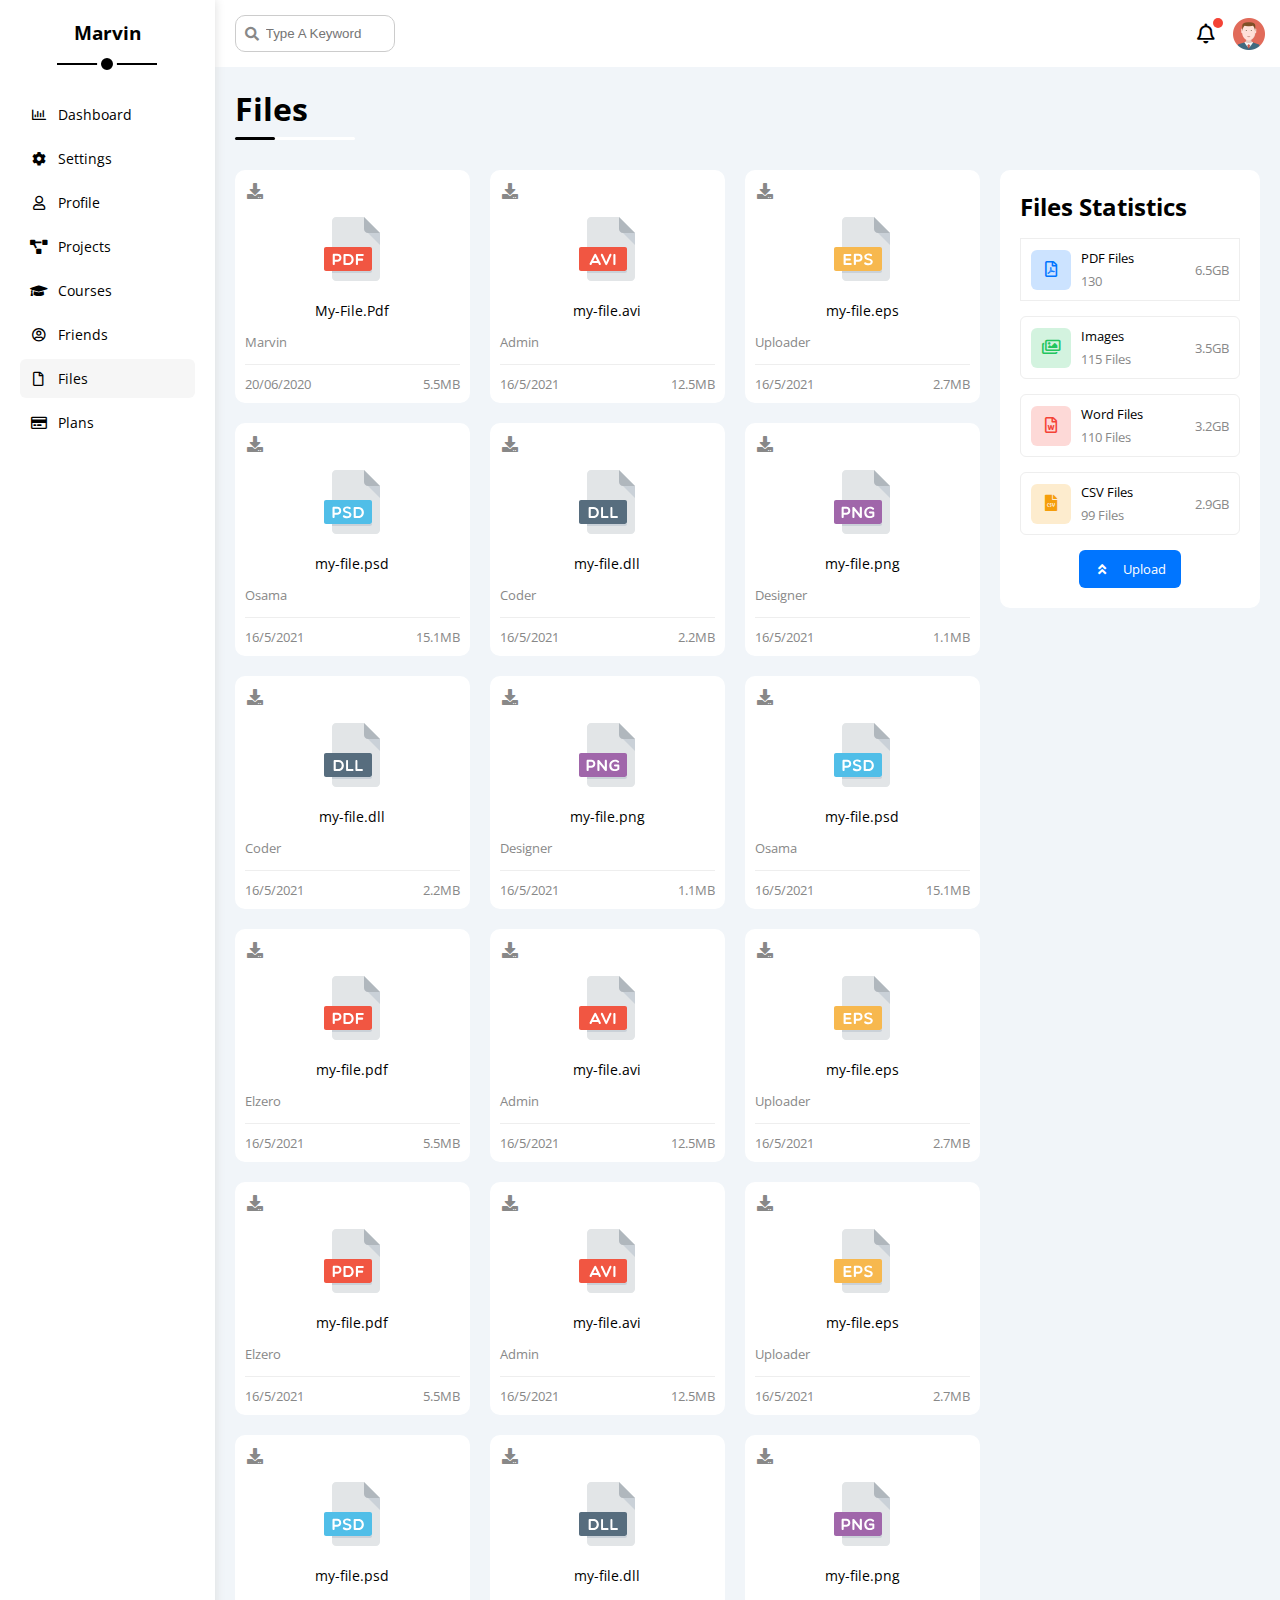
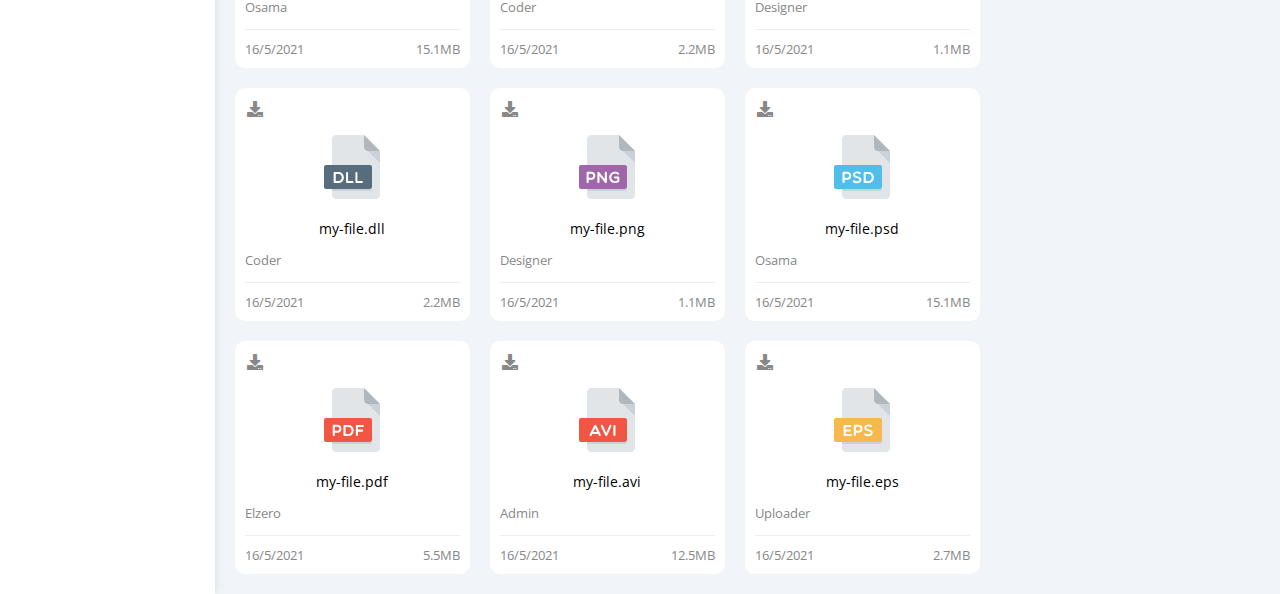
<file: files.html>
<!DOCTYPE html>
<html lang="en">
<head>
    <meta charset="UTF-8">
    <meta name="viewport" content="width=device-width, initial-scale=1.0">
    <title>Settings</title>
    <!-- FrameWork Css  -->
    <link rel="stylesheet" href="css/all.min.css">
    <link rel="stylesheet" href="css/framework.css">
    <!-- Main Css  -->
    <link rel="stylesheet" href="css/master.css">
    <!-- WebFonts Awesome  -->
    <link rel="preconnect" href="https://fonts.googleapis.com">
    <link rel="preconnect" href="https://fonts.gstatic.com" crossorigin>
    <link href="https://fonts.googleapis.com/css2?family=Open+Sans:ital,wght@0,300..800;1,300..800&display=swap" rel="stylesheet">
</head>
<body>

  <div class="page d-flex">
      <div class="sidebar bg-white p-20 p-relative">
            <h3 class="p-relative txt-c mt-0" >Marvin</h3>
            <ul>
                <li>
                    <a class=" d-flex align-center fs-14 c-black rad-6 p-10" href="index.html">
                        <i class="fa-regular fa-chart-bar fa-fw"></i>
                        <span>Dashboard</span>
                    </a>
                </li>
                <li>
                    <a class="d-flex align-center fs-14 c-black rad-6 p-10" href="settings.html">
                        <i class="fa-solid fa-gear fa-fw"></i>
                        <span>Settings</span>
                    </a>
                </li>
                <li>
                    <a class="d-flex align-center fs-14 c-black rad-6 p-10" href="profile.html">
                        <i class="fa-regular fa-user fa-fw"></i>
                        <span>Profile</span>
                    </a>
                </li>
                <li>
                    <a class="d-flex align-center fs-14 c-black rad-6 p-10" href="projects.html">
                        <i class="fa-solid fa-diagram-project fa-fw"></i>
                        <span>Projects</span>
                    </a>
                </li>
                <li>
                    <a class="d-flex align-center fs-14 c-black rad-6 p-10" href="courses.html">
                        <i class="fa-solid fa-graduation-cap fa-fw"></i>
                        <span>Courses</span>
                    </a>
                </li>
                <li>
                    <a class="d-flex align-center fs-14 c-black rad-6 p-10" href="friends.html">
                        <i class="fa-regular fa-circle-user fa-fw"></i>
                        <span>Friends</span>
                    </a>
                </li>
                <li>
                    <a class="active d-flex align-center fs-14 c-black rad-6 p-10" href="files.html">
                        <i class="fa-regular fa-file fa-fw"></i>
                        <span>Files</span>
                    </a>
                </li>
                <li>
                    <a class="d-flex align-center fs-14 c-black rad-6 p-10" href="plans.html">
                        <i class="fa-regular fa-credit-card fa-fw"></i>
                        <span>Plans</span>
                    </a>
                </li>
            </ul>
      </div>
      <div class="content w-full">
          <!-- start head  -->
          <div class="head bg-white p-15 between-flex ">
              <div class="search p-relative">
                  <input class="p-10" type="search" placeholder="Type A Keyword">
              </div>
              <div class="icons d-flex align-center">
                  <span class="notification p-relative">
                      <i class="fa-regular fa-bell fa-lg"></i>
                  </span>
                  <img src="image/avatar.png" alt="">
              </div>
          </div>
          <!-- End head  -->
          <h1 class="p-relative">Files</h1>
          <div class="files-page d-flex m-20 gap-20">
              <div class="file-stats p-20 bg-white rad-10">
                    <h2 class="mt-0 mb-15 txt-c-mobile">Files Statistics</h2>
                    <div class="d-flex align-center border-eee p-10 mb-15 fs-13">
                        <i class="fa-regular fa-file-pdf fa-lg blue icon c-blue center-flex "></i>
                        <div class="info">
                            <span>PDF Files</span>
                            <span class="d-block c-grey mt-5">130</span>
                        </div>
                        <div class="size c-grey">6.5GB</div>
                    </div>
                    <div class="d-flex align-center border-eee p-10 rad-6 mb-15 fs-13">
                      <i class="fa-regular fa-images fa-lg green center-flex c-green icon"></i>
                      <div class="info">
                        <span>Images</span>
                        <span class="c-grey d-block mt-5">115 Files</span>
                      </div>
                      <div class="size c-grey">3.5GB</div>
                    </div>
                    <div class="d-flex align-center border-eee p-10 rad-6 mb-15 fs-13">
                      <i class="fa-regular fa-file-word fa-lg red center-flex c-red icon"></i>
                      <div class="info">
                        <span>Word Files</span>
                        <span class="c-grey d-block mt-5">110 Files</span>
                      </div>
                      <div class="size c-grey">3.2GB</div>
                    </div>
                    <div class="d-flex align-center border-eee p-10 rad-6 fs-13">
                      <i class="fa-solid fa-file-csv fa-lg orange center-flex c-orange icon"></i>
                      <div class="info">
                        <span>CSV Files</span>
                        <span class="c-grey d-block mt-5">99 Files</span>
                      </div>
                      <div class="size c-grey">2.9GB</div>
                    </div>
                    <a href="#" class="upload bg-blue c-white fs-13 rad-6 w-fit d-block">
                        <i class="fa-solid fa-angles-up mr-10"></i>
                        Upload
                    </a>
              </div>
              <div class="files-content d-grid gap-20">
                  <div class="file bg-white rad-10 p-10">
                        <i class="fa-solid fa-download c-grey p-absolute"></i>
                        <div class="icon txt-c">
                            <img class="mt-15 mb-15" src="image/pdf.svg" alt="">
                        </div>
                        <div class="txt-c mb-10 fs-14">
                            My-File.Pdf
                        </div>
                        <p class="c-grey fs-13">Marvin</p>
                        <div class="info between-flex mt-10 pt-10 fs-13 c-grey">
                            <span>20/06/2020</span>
                            <span>5.5MB</span>
                        </div>
                  </div>
          <div class="file bg-white p-10 rad-10">
            <i class="fa-solid fa-download c-grey p-absolute"></i>
            <div class="icon txt-c">
              <img class="mt-15 mb-15" src="image/avi.svg" alt="" />
            </div>
            <div class="txt-c mb-10 fs-14">my-file.avi</div>
            <p class="c-grey fs-13">Admin</p>
            <div class="info between-flex mt-10 pt-10 fs-13 c-grey">
              <span>16/5/2021</span>
              <span>12.5MB</span>
            </div>
          </div>
          <div class="file bg-white p-10 rad-10">
            <i class="fa-solid fa-download c-grey p-absolute"></i>
            <div class="icon txt-c">
              <img class="mt-15 mb-15" src="image/eps.svg" alt="" />
            </div>
            <div class="txt-c mb-10 fs-14">my-file.eps</div>
            <p class="c-grey fs-13">Uploader</p>
            <div class="info between-flex mt-10 pt-10 fs-13 c-grey">
              <span>16/5/2021</span>
              <span>2.7MB</span>
            </div>
          </div>
          <div class="file bg-white p-10 rad-10">
            <i class="fa-solid fa-download c-grey p-absolute"></i>
            <div class="icon txt-c">
              <img class="mt-15 mb-15" src="image/psd.svg" alt="" />
            </div>
            <div class="txt-c mb-10 fs-14">my-file.psd</div>
            <p class="c-grey fs-13">Osama</p>
            <div class="info between-flex mt-10 pt-10 fs-13 c-grey">
              <span>16/5/2021</span>
              <span>15.1MB</span>
            </div>
          </div>
          <div class="file bg-white p-10 rad-10">
            <i class="fa-solid fa-download c-grey p-absolute"></i>
            <div class="icon txt-c">
              <img class="mt-15 mb-15" src="image/dll.svg" alt="" />
            </div>
            <div class="txt-c mb-10 fs-14">my-file.dll</div>
            <p class="c-grey fs-13">Coder</p>
            <div class="info between-flex mt-10 pt-10 fs-13 c-grey">
              <span>16/5/2021</span>
              <span>2.2MB</span>
            </div>
          </div>
          <div class="file bg-white p-10 rad-10">
            <i class="fa-solid fa-download c-grey p-absolute"></i>
            <div class="icon txt-c">
              <img class="mt-15 mb-15" src="image/png.svg" alt="" />
            </div>
            <div class="txt-c mb-10 fs-14">my-file.png</div>
            <p class="c-grey fs-13">Designer</p>
            <div class="info between-flex mt-10 pt-10 fs-13 c-grey">
              <span>16/5/2021</span>
              <span>1.1MB</span>
            </div>
          </div>
          <div class="file bg-white p-10 rad-10">
            <i class="fa-solid fa-download c-grey p-absolute"></i>
            <div class="icon txt-c">
              <img class="mt-15 mb-15" src="image/dll.svg" alt="" />
            </div>
            <div class="txt-c mb-10 fs-14">my-file.dll</div>
            <p class="c-grey fs-13">Coder</p>
            <div class="info between-flex mt-10 pt-10 fs-13 c-grey">
              <span>16/5/2021</span>
              <span>2.2MB</span>
            </div>
          </div>
          <div class="file bg-white p-10 rad-10">
            <i class="fa-solid fa-download c-grey p-absolute"></i>
            <div class="icon txt-c">
              <img class="mt-15 mb-15" src="image/png.svg" alt="" />
            </div>
            <div class="txt-c mb-10 fs-14">my-file.png</div>
            <p class="c-grey fs-13">Designer</p>
            <div class="info between-flex mt-10 pt-10 fs-13 c-grey">
              <span>16/5/2021</span>
              <span>1.1MB</span>
            </div>
          </div>
          <div class="file bg-white p-10 rad-10">
            <i class="fa-solid fa-download c-grey p-absolute"></i>
            <div class="icon txt-c">
              <img class="mt-15 mb-15" src="image/psd.svg" alt="" />
            </div>
            <div class="txt-c mb-10 fs-14">my-file.psd</div>
            <p class="c-grey fs-13">Osama</p>
            <div class="info between-flex mt-10 pt-10 fs-13 c-grey">
              <span>16/5/2021</span>
              <span>15.1MB</span>
            </div>
          </div>
          <div class="file bg-white p-10 rad-10">
            <i class="fa-solid fa-download c-grey p-absolute"></i>
            <div class="icon txt-c">
              <img class="mt-15 mb-15" src="image/pdf.svg" alt="" />
            </div>
            <div class="txt-c mb-10 fs-14">my-file.pdf</div>
            <p class="c-grey fs-13">Elzero</p>
            <div class="info between-flex mt-10 pt-10 fs-13 c-grey">
              <span>16/5/2021</span>
              <span>5.5MB</span>
            </div>
          </div>
          <div class="file bg-white p-10 rad-10">
            <i class="fa-solid fa-download c-grey p-absolute"></i>
            <div class="icon txt-c">
              <img class="mt-15 mb-15" src="image/avi.svg" alt="" />
            </div>
            <div class="txt-c mb-10 fs-14">my-file.avi</div>
            <p class="c-grey fs-13">Admin</p>
            <div class="info between-flex mt-10 pt-10 fs-13 c-grey">
              <span>16/5/2021</span>
              <span>12.5MB</span>
            </div>
          </div>
          <div class="file bg-white p-10 rad-10">
            <i class="fa-solid fa-download c-grey p-absolute"></i>
            <div class="icon txt-c">
              <img class="mt-15 mb-15" src="image/eps.svg" alt="" />
            </div>
            <div class="txt-c mb-10 fs-14">my-file.eps</div>
            <p class="c-grey fs-13">Uploader</p>
            <div class="info between-flex mt-10 pt-10 fs-13 c-grey">
              <span>16/5/2021</span>
              <span>2.7MB</span>
            </div>
          </div>
          <div class="file bg-white p-10 rad-10">
            <i class="fa-solid fa-download c-grey p-absolute"></i>
            <div class="icon txt-c">
              <img class="mt-15 mb-15" src="image/pdf.svg" alt="" />
            </div>
            <div class="txt-c mb-10 fs-14">my-file.pdf</div>
            <p class="c-grey fs-13">Elzero</p>
            <div class="info between-flex mt-10 pt-10 fs-13 c-grey">
              <span>16/5/2021</span>
              <span>5.5MB</span>
            </div>
          </div>
          <div class="file bg-white p-10 rad-10">
            <i class="fa-solid fa-download c-grey p-absolute"></i>
            <div class="icon txt-c">
              <img class="mt-15 mb-15" src="image/avi.svg" alt="" />
            </div>
            <div class="txt-c mb-10 fs-14">my-file.avi</div>
            <p class="c-grey fs-13">Admin</p>
            <div class="info between-flex mt-10 pt-10 fs-13 c-grey">
              <span>16/5/2021</span>
              <span>12.5MB</span>
            </div>
          </div>
          <div class="file bg-white p-10 rad-10">
            <i class="fa-solid fa-download c-grey p-absolute"></i>
            <div class="icon txt-c">
              <img class="mt-15 mb-15" src="image/eps.svg" alt="" />
            </div>
            <div class="txt-c mb-10 fs-14">my-file.eps</div>
            <p class="c-grey fs-13">Uploader</p>
            <div class="info between-flex mt-10 pt-10 fs-13 c-grey">
              <span>16/5/2021</span>
              <span>2.7MB</span>
            </div>
          </div>
          <div class="file bg-white p-10 rad-10">
            <i class="fa-solid fa-download c-grey p-absolute"></i>
            <div class="icon txt-c">
              <img class="mt-15 mb-15" src="image/psd.svg" alt="" />
            </div>
            <div class="txt-c mb-10 fs-14">my-file.psd</div>
            <p class="c-grey fs-13">Osama</p>
            <div class="info between-flex mt-10 pt-10 fs-13 c-grey">
              <span>16/5/2021</span>
              <span>15.1MB</span>
            </div>
          </div>
          <div class="file bg-white p-10 rad-10">
            <i class="fa-solid fa-download c-grey p-absolute"></i>
            <div class="icon txt-c">
              <img class="mt-15 mb-15" src="image/dll.svg" alt="" />
            </div>
            <div class="txt-c mb-10 fs-14">my-file.dll</div>
            <p class="c-grey fs-13">Coder</p>
            <div class="info between-flex mt-10 pt-10 fs-13 c-grey">
              <span>16/5/2021</span>
              <span>2.2MB</span>
            </div>
          </div>
          <div class="file bg-white p-10 rad-10">
            <i class="fa-solid fa-download c-grey p-absolute"></i>
            <div class="icon txt-c">
              <img class="mt-15 mb-15" src="image/png.svg" alt="" />
            </div>
            <div class="txt-c mb-10 fs-14">my-file.png</div>
            <p class="c-grey fs-13">Designer</p>
            <div class="info between-flex mt-10 pt-10 fs-13 c-grey">
              <span>16/5/2021</span>
              <span>1.1MB</span>
            </div>
          </div>
          <div class="file bg-white p-10 rad-10">
            <i class="fa-solid fa-download c-grey p-absolute"></i>
            <div class="icon txt-c">
              <img class="mt-15 mb-15" src="image/dll.svg" alt="" />
            </div>
            <div class="txt-c mb-10 fs-14">my-file.dll</div>
            <p class="c-grey fs-13">Coder</p>
            <div class="info between-flex mt-10 pt-10 fs-13 c-grey">
              <span>16/5/2021</span>
              <span>2.2MB</span>
            </div>
          </div>
          <div class="file bg-white p-10 rad-10">
            <i class="fa-solid fa-download c-grey p-absolute"></i>
            <div class="icon txt-c">
              <img class="mt-15 mb-15" src="image/png.svg" alt="" />
            </div>
            <div class="txt-c mb-10 fs-14">my-file.png</div>
            <p class="c-grey fs-13">Designer</p>
            <div class="info between-flex mt-10 pt-10 fs-13 c-grey">
              <span>16/5/2021</span>
              <span>1.1MB</span>
            </div>
          </div>
          <div class="file bg-white p-10 rad-10">
            <i class="fa-solid fa-download c-grey p-absolute"></i>
            <div class="icon txt-c">
              <img class="mt-15 mb-15" src="image/psd.svg" alt="" />
            </div>
            <div class="txt-c mb-10 fs-14">my-file.psd</div>
            <p class="c-grey fs-13">Osama</p>
            <div class="info between-flex mt-10 pt-10 fs-13 c-grey">
              <span>16/5/2021</span>
              <span>15.1MB</span>
            </div>
          </div>
          <div class="file bg-white p-10 rad-10">
            <i class="fa-solid fa-download c-grey p-absolute"></i>
            <div class="icon txt-c">
              <img class="mt-15 mb-15" src="image/pdf.svg" alt="" />
            </div>
            <div class="txt-c mb-10 fs-14">my-file.pdf</div>
            <p class="c-grey fs-13">Elzero</p>
            <div class="info between-flex mt-10 pt-10 fs-13 c-grey">
              <span>16/5/2021</span>
              <span>5.5MB</span>
            </div>
          </div>
          <div class="file bg-white p-10 rad-10">
            <i class="fa-solid fa-download c-grey p-absolute"></i>
            <div class="icon txt-c">
              <img class="mt-15 mb-15" src="image/avi.svg" alt="" />
            </div>
            <div class="txt-c mb-10 fs-14">my-file.avi</div>
            <p class="c-grey fs-13">Admin</p>
            <div class="info between-flex mt-10 pt-10 fs-13 c-grey">
              <span>16/5/2021</span>
              <span>12.5MB</span>
            </div>
          </div>
          <div class="file bg-white p-10 rad-10">
            <i class="fa-solid fa-download c-grey p-absolute"></i>
            <div class="icon txt-c">
              <img class="mt-15 mb-15" src="image/eps.svg" alt="" />
            </div>
            <div class="txt-c mb-10 fs-14">my-file.eps</div>
            <p class="c-grey fs-13">Uploader</p>
            <div class="info between-flex mt-10 pt-10 fs-13 c-grey">
              <span>16/5/2021</span>
              <span>2.7MB</span>
            </div>
          </div>
              </div>
          </div>
  </div>
</body>
</html>
</file>
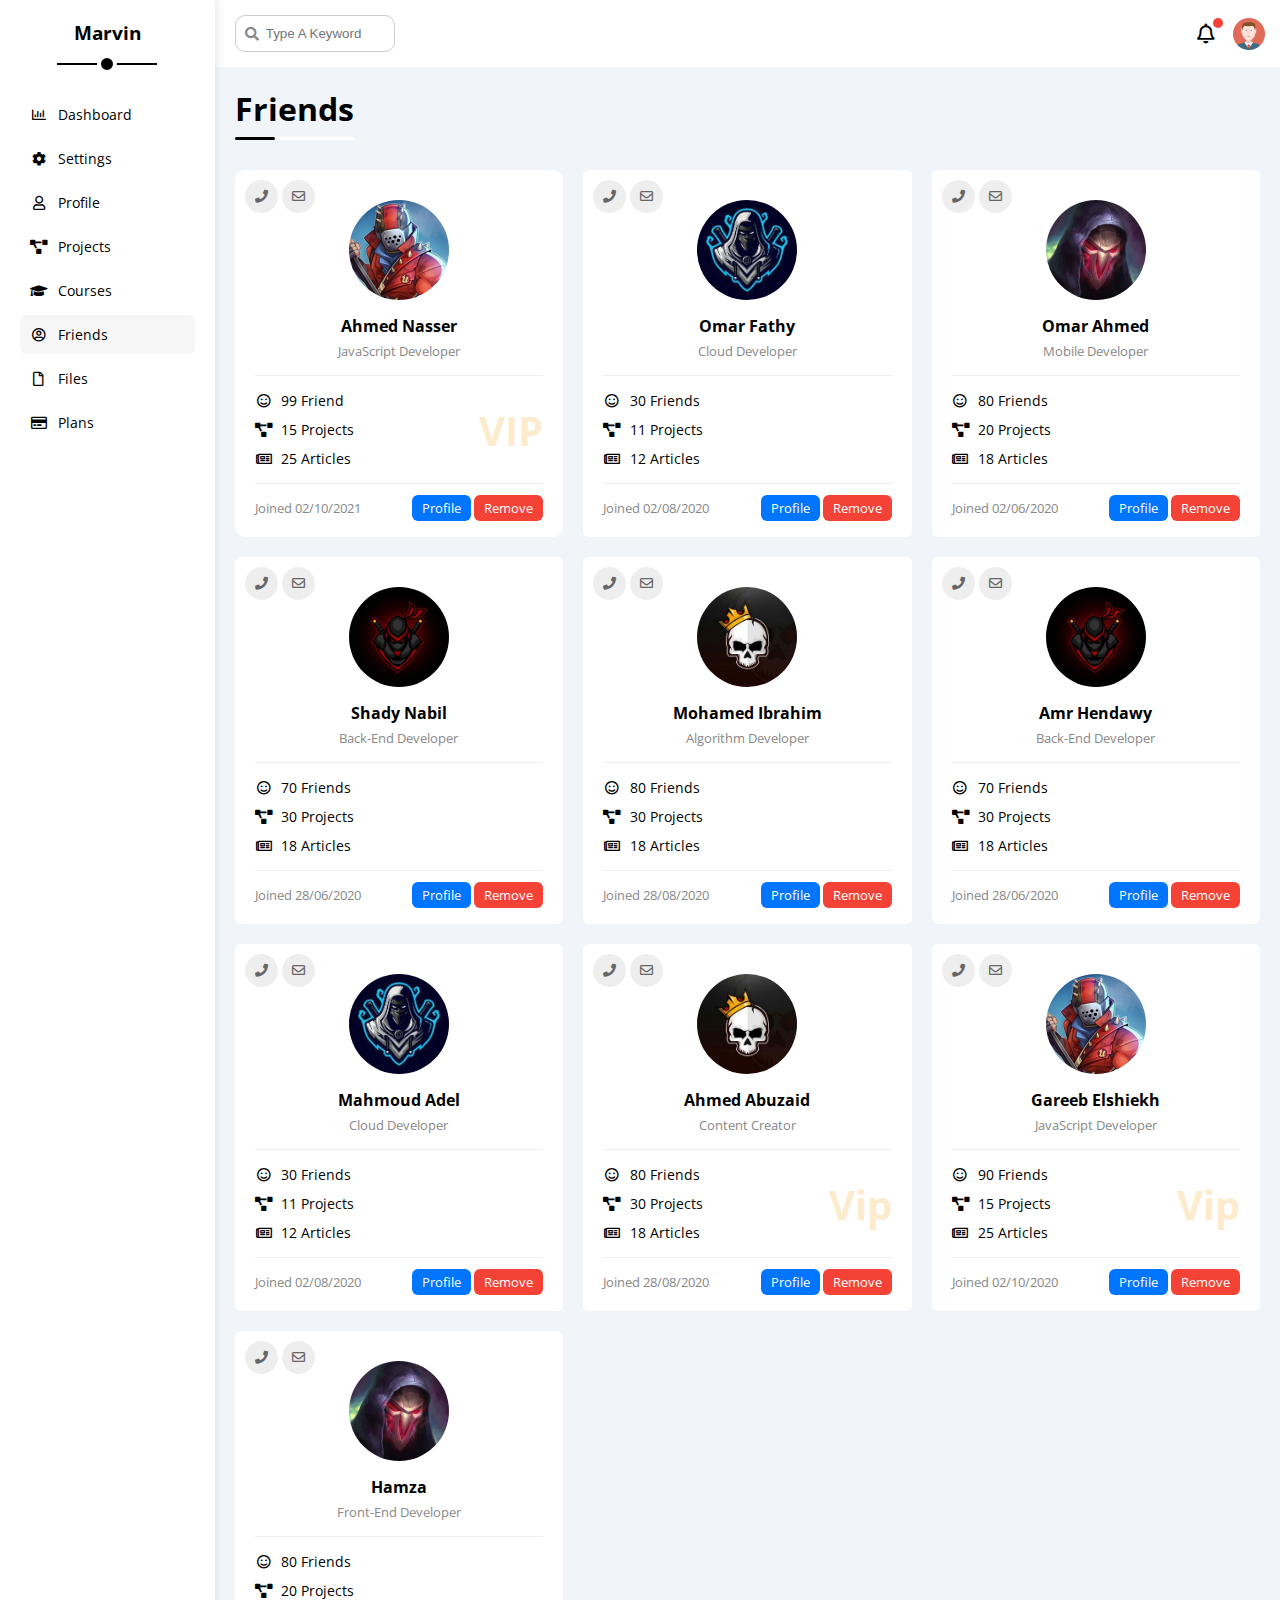
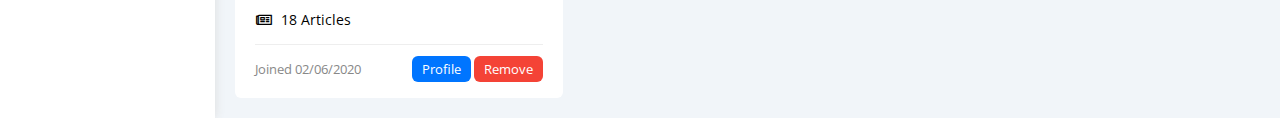
<file: friends.html>
<!DOCTYPE html>
<html lang="en">
<head>
    <meta charset="UTF-8">
    <meta name="viewport" content="width=device-width, initial-scale=1.0">
    <title>Settings</title>
    <!-- FrameWork Css  -->
    <link rel="stylesheet" href="css/all.min.css">
    <link rel="stylesheet" href="css/framework.css">
    <!-- Main Css  -->
    <link rel="stylesheet" href="css/master.css">
    <!-- WebFonts Awesome  -->
    <link rel="preconnect" href="https://fonts.googleapis.com">
    <link rel="preconnect" href="https://fonts.gstatic.com" crossorigin>
    <link href="https://fonts.googleapis.com/css2?family=Open+Sans:ital,wght@0,300..800;1,300..800&display=swap" rel="stylesheet">
</head>
<body>
    <div class="page d-flex">
        <div class="sidebar bg-white p-20 p-relative">
            <h3 class="p-relative txt-c mt-0" >Marvin</h3>
            <ul>
                <li>
                    <a class=" d-flex align-center fs-14 c-black rad-6 p-10" href="index.html">
                        <i class="fa-regular fa-chart-bar fa-fw"></i>
                        <span>Dashboard</span>
                    </a>
                </li>
                <li>
                    <a class="d-flex align-center fs-14 c-black rad-6 p-10" href="settings.html">
                        <i class="fa-solid fa-gear fa-fw"></i>
                        <span>Settings</span>
                    </a>
                </li>
                <li>
                    <a class="d-flex align-center fs-14 c-black rad-6 p-10" href="profile.html">
                        <i class="fa-regular fa-user fa-fw"></i>
                        <span>Profile</span>
                    </a>
                </li>
                <li>
                    <a class="d-flex align-center fs-14 c-black rad-6 p-10" href="projects.html">
                        <i class="fa-solid fa-diagram-project fa-fw"></i>
                        <span>Projects</span>
                    </a>
                </li>
                <li>
                    <a class="d-flex align-center fs-14 c-black rad-6 p-10" href="courses.html">
                        <i class="fa-solid fa-graduation-cap fa-fw"></i>
                        <span>Courses</span>
                    </a>
                </li>
                <li>
                    <a class="active d-flex align-center fs-14 c-black rad-6 p-10" href="friends.html">
                        <i class="fa-regular fa-circle-user fa-fw"></i>
                        <span>Friends</span>
                    </a>
                </li>
                <li>
                    <a class="d-flex align-center fs-14 c-black rad-6 p-10" href="files.html">
                        <i class="fa-regular fa-file fa-fw"></i>
                        <span>Files</span>
                    </a>
                </li>
                <li>
                    <a class="d-flex align-center fs-14 c-black rad-6 p-10" href="plans.html">
                        <i class="fa-regular fa-credit-card fa-fw"></i>
                        <span>Plans</span>
                    </a>
                </li>
            </ul>
        </div>
        <div class="content w-full">
            <!-- start head  -->
            <div class="head bg-white p-15 between-flex ">
                <div class="search p-relative">
                    <input class="p-10" type="search" placeholder="Type A Keyword">
                </div>
                <div class="icons d-flex align-center">
                    <span class="notification p-relative">
                        <i class="fa-regular fa-bell fa-lg"></i>
                    </span>
                    <img src="image/avatar.png" alt="">
                </div>
            </div>
            <!-- End head  -->
            <h1 class="p-relative">Friends</h1>
            <div class="friends-page d-grid m-20 gap-20">
                <div class="friend p-20 bg-white rad-10 p-relative">
                    <div class="contact">
                        <i class="fa-solid fa-phone"></i>
                        <i class="fa-regular fa-envelope"></i>
                    </div>
                    <div class="txt-c">
                        <img class="rad-half w-100 h-100 mt-10 mb-10" src="image/friend-01.jpg" alt="">
                        <h4 class="m-0">Ahmed Nasser</h4>
                        <p class="fs-13 c-grey mt-5">JavaScript Developer</p>
                    </div>
                    <div class="icons fs-14 p-relative">
                        <div class="mb-10">
                            <i class="fa-regular fa-face-smile fa-fw"></i>
                            <span>99 Friend</span>
                        </div>
                        <div class="mb-10">
                            <i class="fa-solid fa-diagram-project"></i>
                            <span>15 Projects</span>
                        </div>
                        <div>
                            <i class="fa-regular fa-newspaper fa-fw"></i>
                            <span>25 Articles</span>
                        </div>
                        <span class="vip fw-bold c-orange">VIP</span>
                    </div>
                    <div class="info between-flex fs-13">
                        <span class="c-grey">Joined 02/10/2021</span>
                        <div>
                            <a href="profile.html" class="bg-blue c-white btn-shape">Profile</a>
                            <a href="#" class="bg-red c-white btn-shape">Remove</a>
                        </div>
                    </div>
                </div>

          <div class="friend bg-white rad-6 p-20 p-relative">
            <div class="contact">
              <i class="fa-solid fa-phone"></i>
              <i class="fa-regular fa-envelope"></i>
            </div>
            <div class="txt-c">
              <img class="rad-half mt-10 mb-10 w-100 h-100" src="image/friend-02.jpg" alt="" />
              <h4 class="m-0">Omar Fathy</h4>
              <p class="c-grey fs-13 mt-5 mb-0">Cloud Developer</p>
            </div>
            <div class="icons fs-14 p-relative">
              <div class="mb-10">
                <i class="fa-regular fa-face-smile fa-fw"></i>
                <span>30 Friends</span>
              </div>
              <div class="mb-10">
                <i class="fa-solid fa-diagram-project"></i>
                <span>11 Projects</span>
              </div>
              <div>
                <i class="fa-regular fa-newspaper fa-fw"></i>
                <span>12 Articles</span>
              </div>
            </div>
            <div class="info between-flex fs-13">
              <span class="c-grey">Joined 02/08/2020</span>
              <div>
                <a class="bg-blue c-white btn-shape" href="profile.html">Profile</a>
                <a class="bg-red c-white btn-shape" href="">Remove</a>
              </div>
            </div>
          </div>
          <div class="friend bg-white rad-6 p-20 p-relative">
            <div class="contact">
              <i class="fa-solid fa-phone"></i>
              <i class="fa-regular fa-envelope"></i>
            </div>
            <div class="txt-c">
              <img class="rad-half mt-10 mb-10 w-100 h-100" src="image/friend-03.jpg" alt="" />
              <h4 class="m-0">Omar Ahmed</h4>
              <p class="c-grey fs-13 mt-5 mb-0">Mobile Developer</p>
            </div>
            <div class="icons fs-14 p-relative">
              <div class="mb-10">
                <i class="fa-regular fa-face-smile fa-fw"></i>
                <span>80 Friends</span>
              </div>
              <div class="mb-10">
                <i class="fa-solid fa-diagram-project"></i>
                <span>20 Projects</span>
              </div>
              <div>
                <i class="fa-regular fa-newspaper fa-fw"></i>
                <span>18 Articles</span>
              </div>
            </div>
            <div class="info between-flex fs-13">
              <span class="c-grey">Joined 02/06/2020</span>
              <div>
                <a class="bg-blue c-white btn-shape" href="profile.html">Profile</a>
                <a class="bg-red c-white btn-shape" href="">Remove</a>
              </div>
            </div>
          </div>
          <div class="friend bg-white rad-6 p-20 p-relative">
            <div class="contact">
              <i class="fa-solid fa-phone"></i>
              <i class="fa-regular fa-envelope"></i>
            </div>
            <div class="txt-c">
              <img class="rad-half mt-10 mb-10 w-100 h-100" src="image/friend-04.jpg" alt="" />
              <h4 class="m-0">Shady Nabil</h4>
              <p class="c-grey fs-13 mt-5 mb-0">Back-End Developer</p>
            </div>
            <div class="icons fs-14 p-relative">
              <div class="mb-10">
                <i class="fa-regular fa-face-smile fa-fw"></i>
                <span>70 Friends</span>
              </div>
              <div class="mb-10">
                <i class="fa-solid fa-diagram-project"></i>
                <span>30 Projects</span>
              </div>
              <div>
                <i class="fa-regular fa-newspaper fa-fw"></i>
                <span>18 Articles</span>
              </div>
            </div>
            <div class="info between-flex fs-13">
              <span class="c-grey">Joined 28/06/2020</span>
              <div>
                <a class="bg-blue c-white btn-shape" href="profile.html">Profile</a>
                <a class="bg-red c-white btn-shape" href="">Remove</a>
              </div>
            </div>
          </div>
          <div class="friend bg-white rad-6 p-20 p-relative">
            <div class="contact">
              <i class="fa-solid fa-phone"></i>
              <i class="fa-regular fa-envelope"></i>
            </div>
            <div class="txt-c">
              <img class="rad-half mt-10 mb-10 w-100 h-100" src="image/friend-05.jpg" alt="" />
              <h4 class="m-0">Mohamed Ibrahim</h4>
              <p class="c-grey fs-13 mt-5 mb-0">Algorithm Developer</p>
            </div>
            <div class="icons fs-14 p-relative">
              <div class="mb-10">
                <i class="fa-regular fa-face-smile fa-fw"></i>
                <span>80 Friends</span>
              </div>
              <div class="mb-10">
                <i class="fa-solid fa-diagram-project"></i>
                <span>30 Projects</span>
              </div>
              <div>
                <i class="fa-regular fa-newspaper fa-fw"></i>
                <span>18 Articles</span>
              </div>
            </div>
            <div class="info between-flex fs-13">
              <span class="c-grey">Joined 28/08/2020</span>
              <div>
                <a class="bg-blue c-white btn-shape" href="profile.html">Profile</a>
                <a class="bg-red c-white btn-shape" href="">Remove</a>
              </div>
            </div>
          </div>
          <div class="friend bg-white rad-6 p-20 p-relative">
            <div class="contact">
              <i class="fa-solid fa-phone"></i>
              <i class="fa-regular fa-envelope"></i>
            </div>
            <div class="txt-c">
              <img class="rad-half mt-10 mb-10 w-100 h-100" src="image/friend-04.jpg" alt="" />
              <h4 class="m-0">Amr Hendawy</h4>
              <p class="c-grey fs-13 mt-5 mb-0">Back-End Developer</p>
            </div>
            <div class="icons fs-14 p-relative">
              <div class="mb-10">
                <i class="fa-regular fa-face-smile fa-fw"></i>
                <span>70 Friends</span>
              </div>
              <div class="mb-10">
                <i class="fa-solid fa-diagram-project"></i>
                <span>30 Projects</span>
              </div>
              <div>
                <i class="fa-regular fa-newspaper fa-fw"></i>
                <span>18 Articles</span>
              </div>
            </div>
            <div class="info between-flex fs-13">
              <span class="c-grey">Joined 28/06/2020</span>
              <div>
                <a class="bg-blue c-white btn-shape" href="profile.html">Profile</a>
                <a class="bg-red c-white btn-shape" href="">Remove</a>
              </div>
            </div>
          </div>
          <div class="friend bg-white rad-6 p-20 p-relative">
            <div class="contact">
              <i class="fa-solid fa-phone"></i>
              <i class="fa-regular fa-envelope"></i>
            </div>
            <div class="txt-c">
              <img class="rad-half mt-10 mb-10 w-100 h-100" src="image/friend-02.jpg" alt="" />
              <h4 class="m-0">Mahmoud Adel</h4>
              <p class="c-grey fs-13 mt-5 mb-0">Cloud Developer</p>
            </div>
            <div class="icons fs-14 p-relative">
              <div class="mb-10">
                <i class="fa-regular fa-face-smile fa-fw"></i>
                <span>30 Friends</span>
              </div>
              <div class="mb-10">
                <i class="fa-solid fa-diagram-project"></i>
                <span>11 Projects</span>
              </div>
              <div>
                <i class="fa-regular fa-newspaper fa-fw"></i>
                <span>12 Articles</span>
              </div>
            </div>
            <div class="info between-flex fs-13">
              <span class="c-grey">Joined 02/08/2020</span>
              <div>
                <a class="bg-blue c-white btn-shape" href="profile.html">Profile</a>
                <a class="bg-red c-white btn-shape" href="">Remove</a>
              </div>
            </div>
          </div>
          <div class="friend bg-white rad-6 p-20 p-relative">
            <div class="contact">
              <i class="fa-solid fa-phone"></i>
              <i class="fa-regular fa-envelope"></i>
            </div>
            <div class="txt-c">
              <img class="rad-half mt-10 mb-10 w-100 h-100" src="image/friend-05.jpg" alt="" />
              <h4 class="m-0">Ahmed Abuzaid</h4>
              <p class="c-grey fs-13 mt-5 mb-0">Content Creator</p>
            </div>
            <div class="icons fs-14 p-relative">
              <div class="mb-10">
                <i class="fa-regular fa-face-smile fa-fw"></i>
                <span>80 Friends</span>
              </div>
              <div class="mb-10">
                <i class="fa-solid fa-diagram-project"></i>
                <span>30 Projects</span>
              </div>
              <div>
                <i class="fa-regular fa-newspaper fa-fw"></i>
                <span>18 Articles</span>
              </div>
              <span class="vip fw-bold c-orange">Vip</span>
            </div>
            <div class="info between-flex fs-13">
              <span class="c-grey">Joined 28/08/2020</span>
              <div>
                <a class="bg-blue c-white btn-shape" href="profile.html">Profile</a>
                <a class="bg-red c-white btn-shape" href="">Remove</a>
              </div>
            </div>
          </div>
          <div class="friend bg-white rad-6 p-20 p-relative">
            <div class="contact">
              <i class="fa-solid fa-phone"></i>
              <i class="fa-regular fa-envelope"></i>
            </div>
            <div class="txt-c">
              <img class="rad-half mt-10 mb-10 w-100 h-100" src="image/friend-01.jpg" alt="" />
              <h4 class="m-0">Gareeb Elshiekh</h4>
              <p class="c-grey fs-13 mt-5 mb-0">JavaScript Developer</p>
            </div>
            <div class="icons fs-14 p-relative">
              <div class="mb-10">
                <i class="fa-regular fa-face-smile fa-fw"></i>
                <span>90 Friends</span>
              </div>
              <div class="mb-10">
                <i class="fa-solid fa-diagram-project"></i>
                <span>15 Projects</span>
              </div>
              <div>
                <i class="fa-regular fa-newspaper fa-fw"></i>
                <span>25 Articles</span>
              </div>
              <span class="vip fw-bold c-orange">Vip</span>
            </div>
            <div class="info between-flex fs-13">
              <span class="c-grey">Joined 02/10/2020</span>
              <div>
                <a class="bg-blue c-white btn-shape" href="profile.html">Profile</a>
                <a class="bg-red c-white btn-shape" href="">Remove</a>
              </div>
            </div>
          </div>
          <div class="friend bg-white rad-6 p-20 p-relative">
            <div class="contact">
              <i class="fa-solid fa-phone"></i>
              <i class="fa-regular fa-envelope"></i>
            </div>
            <div class="txt-c">
              <img class="rad-half mt-10 mb-10 w-100 h-100" src="image/friend-03.jpg" alt="" />
              <h4 class="m-0">Hamza</h4>
              <p class="c-grey fs-13 mt-5 mb-0">Front-End Developer</p>
            </div>
            <div class="icons fs-14 p-relative">
              <div class="mb-10">
                <i class="fa-regular fa-face-smile fa-fw"></i>
                <span>80 Friends</span>
              </div>
              <div class="mb-10">
                <i class="fa-solid fa-diagram-project"></i>
                <span>20 Projects</span>
              </div>
              <div>
                <i class="fa-regular fa-newspaper fa-fw"></i>
                <span>18 Articles</span>
              </div>
            </div>
            <div class="info between-flex fs-13">
              <span class="c-grey">Joined 02/06/2020</span>
              <div>
                <a class="bg-blue c-white btn-shape" href="profile.html">Profile</a>
                <a class="bg-red c-white btn-shape" href="">Remove</a>
              </div>
            </div>
            </div>
        </div>
    </div>
</body>
</html>
</file>
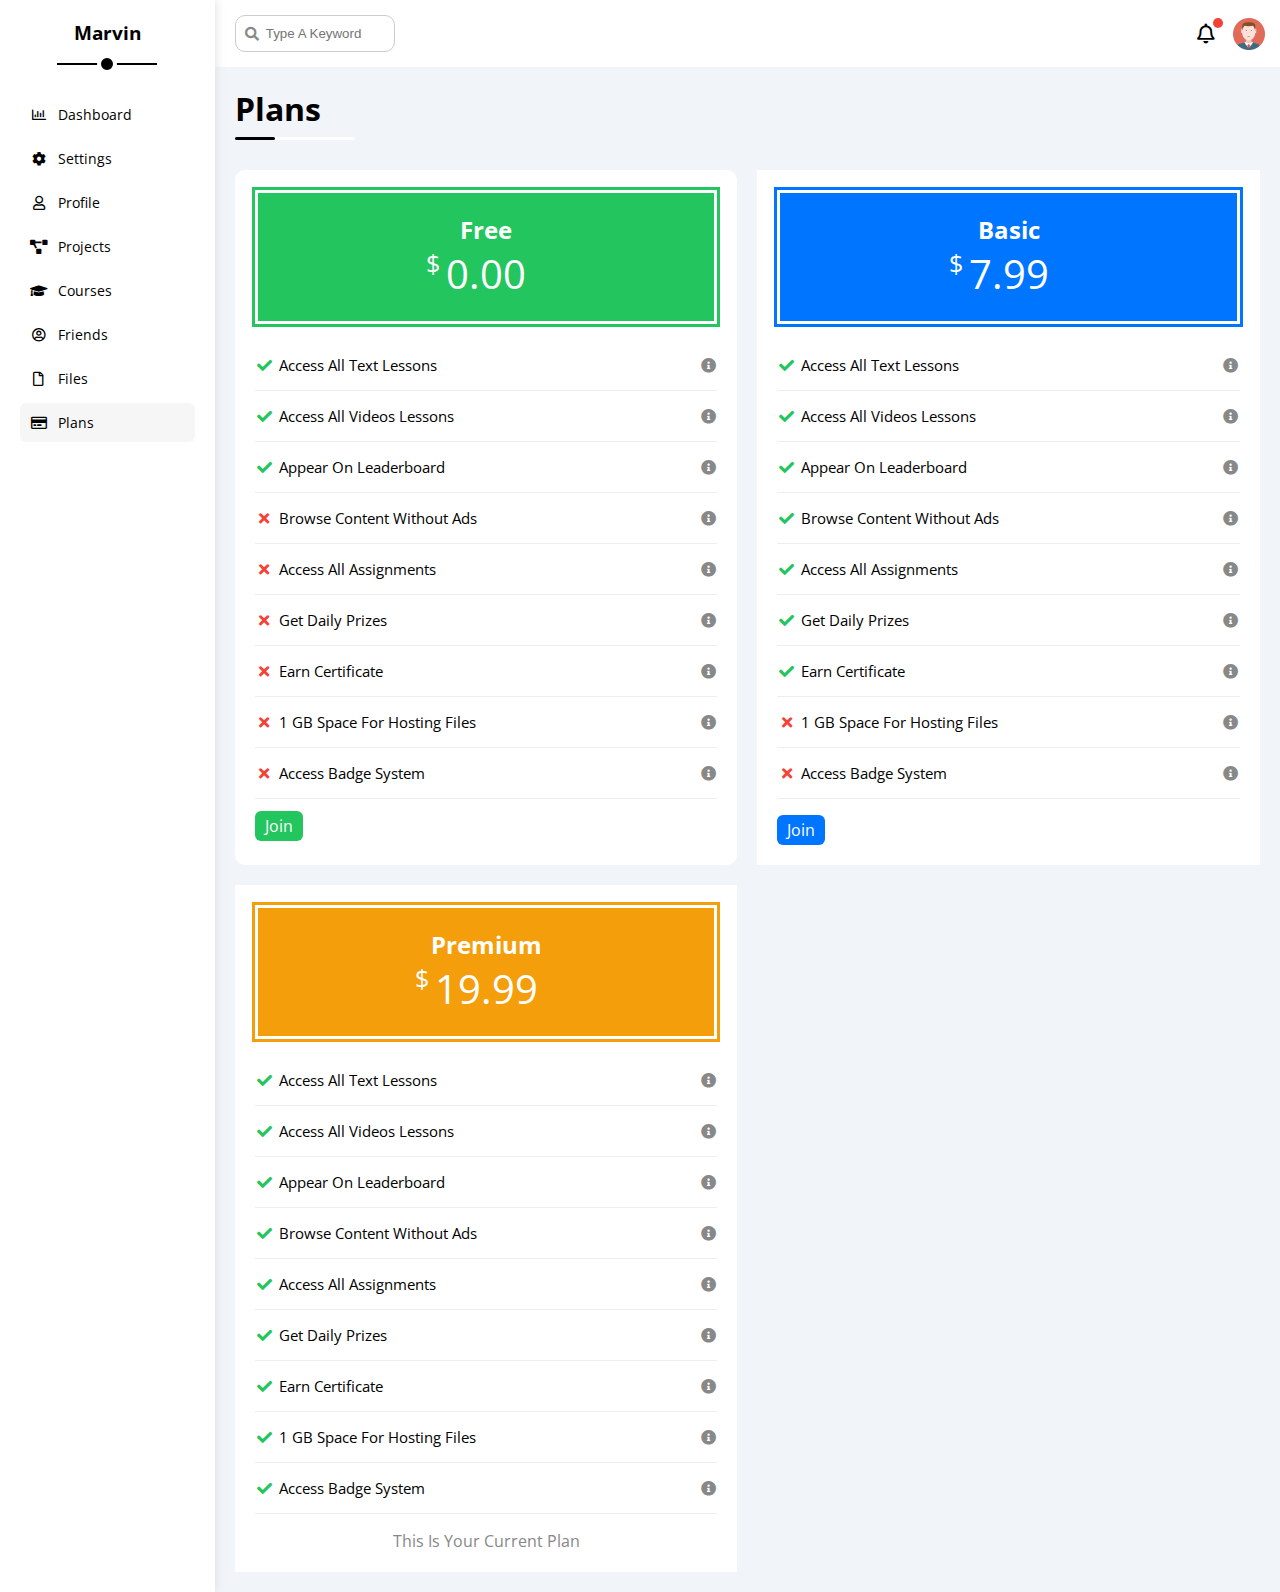
<file: plans.html>
<!DOCTYPE html>
<html lang="en">
<head>
    <meta charset="UTF-8">
    <meta name="viewport" content="width=device-width, initial-scale=1.0">
    <title>Settings</title>
    <!-- FrameWork Css  -->
    <link rel="stylesheet" href="css/all.min.css">
    <link rel="stylesheet" href="css/framework.css">
    <!-- Main Css  -->
    <link rel="stylesheet" href="css/master.css">
    <!-- WebFonts Awesome  -->
    <link rel="preconnect" href="https://fonts.googleapis.com">
    <link rel="preconnect" href="https://fonts.gstatic.com" crossorigin>
    <link href="https://fonts.googleapis.com/css2?family=Open+Sans:ital,wght@0,300..800;1,300..800&display=swap" rel="stylesheet">
</head>
<body>

  <div class="page d-flex">
      <div class="sidebar bg-white p-20 p-relative">
            <h3 class="p-relative txt-c mt-0" >Marvin</h3>
            <ul>
                <li>
                    <a class=" d-flex align-center fs-14 c-black rad-6 p-10" href="index.html">
                        <i class="fa-regular fa-chart-bar fa-fw"></i>
                        <span>Dashboard</span>
                    </a>
                </li>
                <li>
                    <a class="d-flex align-center fs-14 c-black rad-6 p-10" href="settings.html">
                        <i class="fa-solid fa-gear fa-fw"></i>
                        <span>Settings</span>
                    </a>
                </li>
                <li>
                    <a class="d-flex align-center fs-14 c-black rad-6 p-10" href="profile.html">
                        <i class="fa-regular fa-user fa-fw"></i>
                        <span>Profile</span>
                    </a>
                </li>
                <li>
                    <a class="d-flex align-center fs-14 c-black rad-6 p-10" href="projects.html">
                        <i class="fa-solid fa-diagram-project fa-fw"></i>
                        <span>Projects</span>
                    </a>
                </li>
                <li>
                    <a class="d-flex align-center fs-14 c-black rad-6 p-10" href="courses.html">
                        <i class="fa-solid fa-graduation-cap fa-fw"></i>
                        <span>Courses</span>
                    </a>
                </li>
                <li>
                    <a class="d-flex align-center fs-14 c-black rad-6 p-10" href="friends.html">
                        <i class="fa-regular fa-circle-user fa-fw"></i>
                        <span>Friends</span>
                    </a>
                </li>
                <li>
                    <a class="d-flex align-center fs-14 c-black rad-6 p-10" href="files.html">
                        <i class="fa-regular fa-file fa-fw"></i>
                        <span>Files</span>
                    </a>
                </li>
                <li>
                    <a class="active d-flex align-center fs-14 c-black rad-6 p-10" href="plans.html">
                        <i class="fa-regular fa-credit-card fa-fw"></i>
                        <span>Plans</span>
                    </a>
                </li>
            </ul>
      </div>
      <div class="content w-full">
          <!-- start head  -->
          <div class="head bg-white p-15 between-flex ">
              <div class="search p-relative">
                  <input class="p-10" type="search" placeholder="Type A Keyword">
              </div>
              <div class="icons d-flex align-center">
                  <span class="notification p-relative">
                      <i class="fa-regular fa-bell fa-lg"></i>
                  </span>
                  <img src="image/avatar.png" alt="">
              </div>
          </div>
          <!-- End head  -->
          <h1 class="p-relative">Plans</h1>
          <div class="plans-page d-grid m-20 gap-20">
            <div class="plan green bg-white p-20 rad-10">
                <div class="top bg-green txt-c p-20">
                    <h2 class="m-0 c-white">Free</h2>
                    <div class="price c-white">
                        <span>$</span>
                        0.00
                    </div>
                </div>
                <ul>
                    <li>
                        <i class="fa-solid fa-check fa-fw yes"></i>
                        <span>Access All Text Lessons</span>
                        <i class="fa-solid fa-circle-info help"></i>
                    </li>
                    <li>
                      <i class="fa-solid fa-check fa-fw yes"></i>
                      <span>Access All Videos Lessons</span>
                      <i class="fa-solid fa-circle-info help"></i>
                    </li>
                    <li>
                      <i class="fa-solid fa-check fa-fw yes"></i>
                      <span>Appear On Leaderboard</span>
                      <i class="fa-solid fa-circle-info help"></i>
                    </li>
                    <li>
                      <i class="fa-solid fa-xmark fa-fw"></i>
                      <span>Browse Content Without Ads</span>
                      <i class="fa-solid fa-circle-info help"></i>
                    </li>
                    <li>
                      <i class="fa-solid fa-xmark fa-fw"></i>
                      <span>Access All Assignments</span>
                      <i class="fa-solid fa-circle-info help"></i>
                    </li>
                    <li>
                      <i class="fa-solid fa-xmark fa-fw"></i>
                      <span>Get Daily Prizes</span>
                      <i class="fa-solid fa-circle-info help"></i>
                    </li>
                    <li>
                      <i class="fa-solid fa-xmark fa-fw"></i>
                      <span>Earn Certificate</span>
                      <i class="fa-solid fa-circle-info help"></i>
                    </li>
                    <li>
                      <i class="fa-solid fa-xmark fa-fw"></i>
                      <span>1 GB Space For Hosting Files</span>
                      <i class="fa-solid fa-circle-info help"></i>
                    </li>
                    <li>
                      <i class="fa-solid fa-xmark fa-fw"></i>
                      <span>Access Badge System</span>
                      <i class="fa-solid fa-circle-info help"></i>
                    </li>
                </ul>
                <a href="#" class="bg-green btn-shape c-white">Join</a>
            </div>
          <div class="plan blue bg-white p-20">
            <div class="top bg-blue txt-c p-20">
              <h2 class="m-0 c-white">Basic</h2>
              <div class="price c-white"><span>$</span>7.99</div>
            </div>
            <ul class="list-none p-0">
              <li>
                <i class="fa-solid fa-check fa-fw yes"></i>
                <span>Access All Text Lessons</span>
                <i class="fa-solid fa-circle-info help"></i>
              </li>
              <li>
                <i class="fa-solid fa-check fa-fw yes"></i>
                <span>Access All Videos Lessons</span>
                <i class="fa-solid fa-circle-info help"></i>
              </li>
              <li>
                <i class="fa-solid fa-check fa-fw yes"></i>
                <span>Appear On Leaderboard</span>
                <i class="fa-solid fa-circle-info help"></i>
              </li>
              <li>
                <i class="fa-solid fa-check fa-fw yes"></i>
                <span>Browse Content Without Ads</span>
                <i class="fa-solid fa-circle-info help"></i>
              </li>
              <li>
                <i class="fa-solid fa-check fa-fw yes"></i>
                <span>Access All Assignments</span>
                <i class="fa-solid fa-circle-info help"></i>
              </li>
              <li>
                <i class="fa-solid fa-check fa-fw yes"></i>
                <span>Get Daily Prizes</span>
                <i class="fa-solid fa-circle-info help"></i>
              </li>
              <li>
                <i class="fa-solid fa-check fa-fw yes"></i>
                <span>Earn Certificate</span>
                <i class="fa-solid fa-circle-info help"></i>
              </li>
              <li>
                <i class="fa-solid fa-xmark fa-fw"></i>
                <span>1 GB Space For Hosting Files</span>
                <i class="fa-solid fa-circle-info help"></i>
              </li>
              <li>
                <i class="fa-solid fa-xmark fa-fw"></i>
                <span>Access Badge System</span>
                <i class="fa-solid fa-circle-info help"></i>
              </li>
            </ul>
            <a href="#" class="btn-shape bg-blue c-white d-block w-fit">Join</a>
          </div>
          <!-- End Plan -->
          <!-- Start Plan -->
          <div class="plan orange bg-white p-20">
            <div class="top bg-orange txt-c p-20">
              <h2 class="m-0 c-white">Premium</h2>
              <div class="price c-white"><span>$</span>19.99</div>
            </div>
            <ul class="list-none p-0">
              <li>
                <i class="fa-solid fa-check fa-fw yes"></i>
                <span>Access All Text Lessons</span>
                <i class="fa-solid fa-circle-info help"></i>
              </li>
              <li>
                <i class="fa-solid fa-check fa-fw yes"></i>
                <span>Access All Videos Lessons</span>
                <i class="fa-solid fa-circle-info help"></i>
              </li>
              <li>
                <i class="fa-solid fa-check fa-fw yes"></i>
                <span>Appear On Leaderboard</span>
                <i class="fa-solid fa-circle-info help"></i>
              </li>
              <li>
                <i class="fa-solid fa-check fa-fw yes"></i>
                <span>Browse Content Without Ads</span>
                <i class="fa-solid fa-circle-info help"></i>
              </li>
              <li>
                <i class="fa-solid fa-check fa-fw yes"></i>
                <span>Access All Assignments</span>
                <i class="fa-solid fa-circle-info help"></i>
              </li>
              <li>
                <i class="fa-solid fa-check fa-fw yes"></i>
                <span>Get Daily Prizes</span>
                <i class="fa-solid fa-circle-info help"></i>
              </li>
              <li>
                <i class="fa-solid fa-check fa-fw yes"></i>
                <span>Earn Certificate</span>
                <i class="fa-solid fa-circle-info help"></i>
              </li>
              <li>
                <i class="fa-solid fa-check fa-fw yes"></i>
                <span>1 GB Space For Hosting Files</span>
                <i class="fa-solid fa-circle-info help"></i>
              </li>
              <li>
                <i class="fa-solid fa-check fa-fw yes"></i>
                <span>Access Badge System</span>
                <i class="fa-solid fa-circle-info help"></i>
              </li>
            </ul>
            <p class="c-grey m-0 txt-c">This Is Your Current Plan</p>
          </div>
          </div>
  </div>
</body>
</html>
</file>
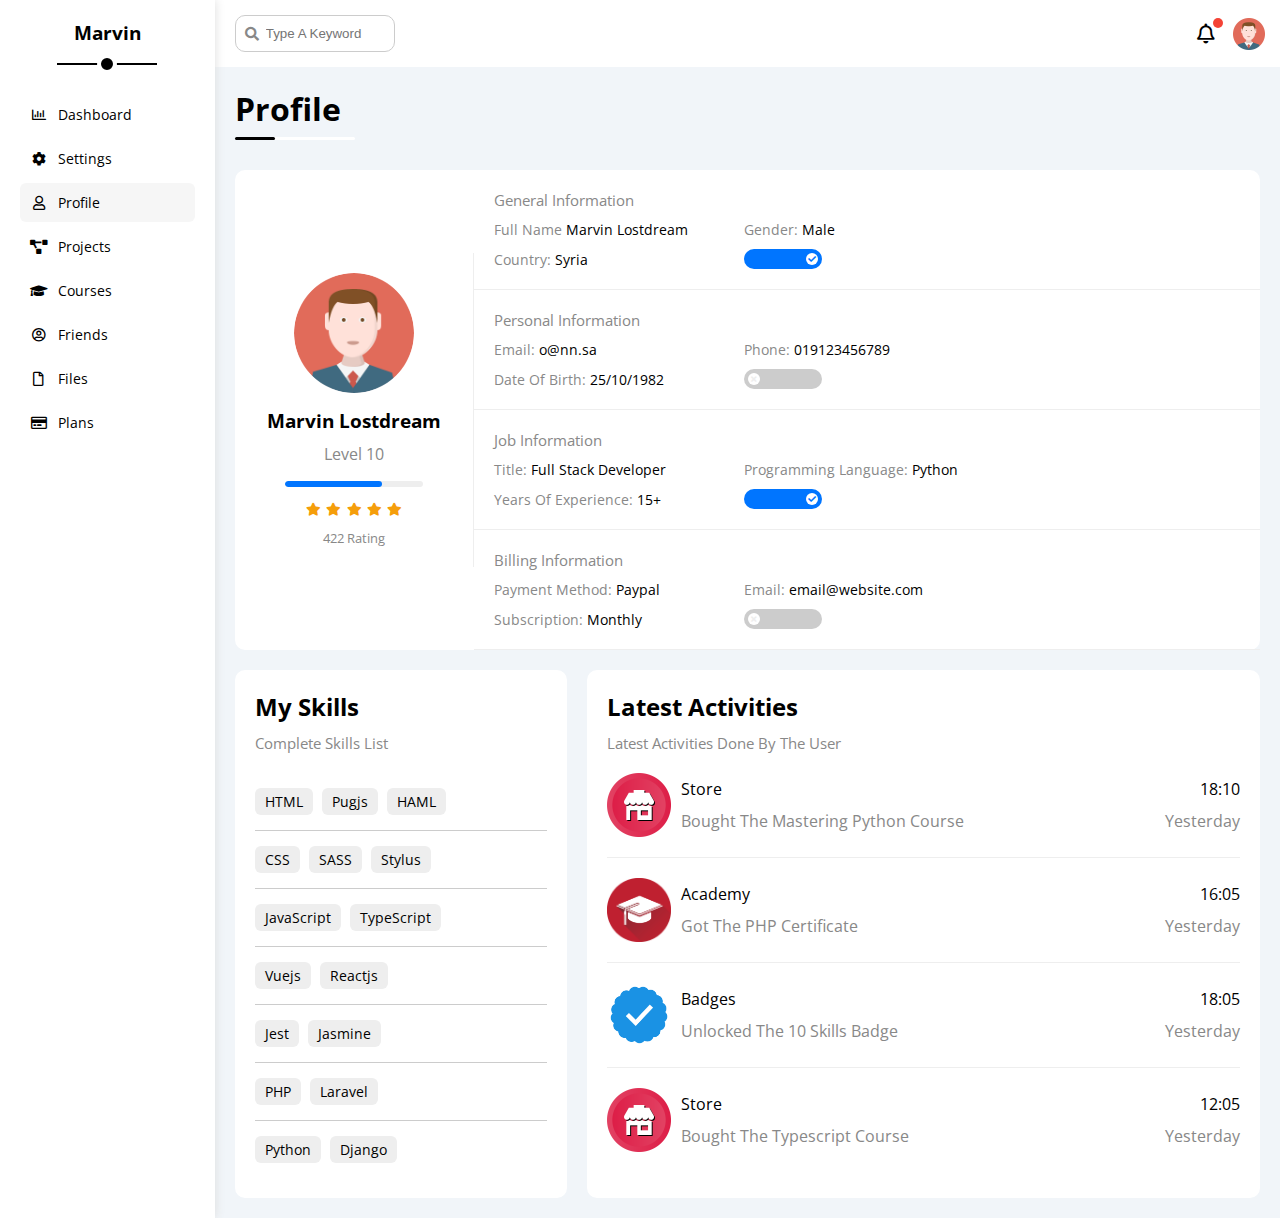
<file: profile.html>
<!DOCTYPE html>
<html lang="en">
<head>
    <meta charset="UTF-8">
    <meta name="viewport" content="width=device-width, initial-scale=1.0">
    <title>Dashboard</title>
    <!-- FrameWork Css  -->
    <link rel="stylesheet" href="css/all.min.css">
    <link rel="stylesheet" href="css/framework.css">
    <!-- Main Css  -->
    <link rel="stylesheet" href="css/master.css">
    <!-- WebFonts Awesome  -->
    <link rel="preconnect" href="https://fonts.googleapis.com">
    <link rel="preconnect" href="https://fonts.gstatic.com" crossorigin>
    <link href="https://fonts.googleapis.com/css2?family=Open+Sans:ital,wght@0,300..800;1,300..800&display=swap" rel="stylesheet">
</head>
<body>
    <div class="page d-flex">
        <div class="sidebar bg-white p-20 p-relative">
            <h3 class="p-relative txt-c mt-0" >Marvin</h3>
            <ul>
                <li>
                    <a class="d-flex align-center fs-14 c-black rad-6 p-10" href="index.html">
                        <i class="fa-regular fa-chart-bar fa-fw"></i>
                        <span>Dashboard</span>
                    </a>
                </li>
                <li>
                    <a class="d-flex align-center fs-14 c-black rad-6 p-10" href="settings.html">
                        <i class="fa-solid fa-gear fa-fw"></i>
                        <span>Settings</span>
                    </a>
                </li>
                <li>
                    <a class="active d-flex align-center fs-14 c-black rad-6 p-10" href="profile.html">
                        <i class="fa-regular fa-user fa-fw"></i>
                        <span>Profile</span>
                    </a>
                </li>
                <li>
                    <a class="d-flex align-center fs-14 c-black rad-6 p-10" href="projects.html">
                        <i class="fa-solid fa-diagram-project fa-fw"></i>
                        <span>Projects</span>
                    </a>
                </li>
                <li>
                    <a class="d-flex align-center fs-14 c-black rad-6 p-10" href="courses.html">
                        <i class="fa-solid fa-graduation-cap fa-fw"></i>
                        <span>Courses</span>
                    </a>
                </li>
                <li>
                    <a class="d-flex align-center fs-14 c-black rad-6 p-10" href="friends.html">
                        <i class="fa-regular fa-circle-user fa-fw"></i>
                        <span>Friends</span>
                    </a>
                </li>
                <li>
                    <a class="d-flex align-center fs-14 c-black rad-6 p-10" href="files.html">
                        <i class="fa-regular fa-file fa-fw"></i>
                        <span>Files</span>
                    </a>
                </li>
                <li>
                    <a class="d-flex align-center fs-14 c-black rad-6 p-10" href="plans.html">
                        <i class="fa-regular fa-credit-card fa-fw"></i>
                        <span>Plans</span>
                    </a>
                </li>
            </ul>
        </div>
        <div class="content w-full">
            <!-- start head  -->
            <div class="head bg-white p-15 between-flex ">
                <div class="search p-relative">
                    <input class="p-10" type="search" placeholder="Type A Keyword">
                </div>
                <div class="icons d-flex align-center">
                    <span class="notification p-relative">
                        <i class="fa-regular fa-bell fa-lg"></i>
                    </span>
                    <img src="image/avatar.png" alt="">
                </div>
            </div>
            <!-- End head  -->
            <h1 class="p-relative">Profile</h1>
            <div class="profile-page m-20">
                <div class="overview bg-white rad-10 d-flex align-center">
                    <div class="avatar-box txt-c p-20">
                        <img class="rad-half mb-10" src="image/avatar.png" alt="">
                        <h3 class="m-0">Marvin Lostdream</h3>
                        <p class="c-grey mt-10">Level 10</p>
                        <div class="level rad-6 bg-eee p-relative">
                            <span style="width: 70%;"></span>
                        </div>
                        <div class="rating mt-10 mb-10">
                            <i class="fa-solid fa-star c-orange fs-13"></i>
                            <i class="fa-solid fa-star c-orange fs-13"></i>
                            <i class="fa-solid fa-star c-orange fs-13"></i>
                            <i class="fa-solid fa-star c-orange fs-13"></i>
                            <i class="fa-solid fa-star c-orange fs-13"></i>
                        </div>
                        <p class="c-grey m-0 fs-13">422 Rating</p>

                    </div>
                    <div class="info-box txt-c-mobile w-full">
                        <!-- Start Information Row -->
                        <div class="box p-20 d-flex align-center txt-c-mobile">
                            <h4 class="fw-normal c-grey fs-15 m-0 w-full">General Information</h4>
                            <div class="fs-14">
                                <span class="c-grey">Full Name</span>
                                <span>Marvin Lostdream</span>
                            </div>
                            <div class="fs-14">
                                <span class="c-grey">Gender:</span>
                                <span>Male</span>
                            </div>
                            <div class="fs-14">
                                <span class="c-grey">Country:</span>
                                <span>Syria</span>
                            </div>
                            <div class="fs-14">
                                <label>
                                    <input type="checkbox" class="toggle-checkbox" checked>
                                    <div class="toggle-switch"></div>
                                </label>
                            </div>
                        </div>
                        <!-- End Information Row -->

                        <!-- Start Information Row -->
                        <div class="box p-20 d-flex align-center">
                            <h4 class="c-grey w-full fs-15 m-0 fw-normal">Personal Information</h4>
                            <div class="fs-14">
                              <span class="c-grey">Email:</span>
                              <span>o@nn.sa</span>
                            </div>
                            <div class="fs-14">
                              <span class="c-grey">Phone:</span>
                              <span>019123456789</span>
                            </div>
                            <div class="fs-14">
                              <span class="c-grey">Date Of Birth:</span>
                              <span>25/10/1982</span>
                            </div>
                            <div class="fs-14">
                              <label>
                                <input class="toggle-checkbox" type="checkbox" />
                                <div class="toggle-switch"></div>
                              </label>
                            </div>
                        </div>
                        <!-- End Information Row -->

                        <!-- Start Information Row -->
                        <div class="box p-20 d-flex align-center">
                            <h4 class="c-grey w-full fs-15 m-0 fw-normal">Job Information</h4>
                            <div class="fs-14">
                              <span class="c-grey">Title:</span>
                              <span>Full Stack Developer</span>
                            </div>
                            <div class="fs-14">
                              <span class="c-grey">Programming Language:</span>
                              <span>Python</span>
                            </div>
                            <div class="fs-14">
                              <span class="c-grey">Years Of Experience:</span>
                              <span>15+</span>
                            </div>
                            <div class="fs-14">
                              <label>
                                <input class="toggle-checkbox" type="checkbox" checked />
                                <div class="toggle-switch"></div>
                              </label>
                            </div>
                        </div>
                        <!-- End Information Row -->

                        <!-- Start Information Row -->
                        <div class="box p-20 d-flex align-center">
                            <h4 class="c-grey w-full fs-15 m-0 fw-normal">Billing Information</h4>
                            <div class="fs-14">
                              <span class="c-grey">Payment Method:</span>
                              <span>Paypal</span>
                            </div>
                            <div class="fs-14">
                              <span class="c-grey">Email:</span>
                              <span>email@website.com</span>
                            </div>
                            <div class="fs-14">
                              <span class="c-grey">Subscription:</span>
                              <span>Monthly</span>
                            </div>
                            <div class="fs-14">
                              <label>
                                <input class="toggle-checkbox" type="checkbox" />
                                <div class="toggle-switch"></div>
                              </label>
                            </div>
                        </div>
                        <!-- End Information Row -->
                    </div>
                </div>
                <div class="other-data d-flex gap-20">
                    <!-- Start Skills  -->
                    <div class="skills p-20 bg-white rad-10 mt-20">
                        <h2 class="mt-0 mb-10">My Skills</h2>
                        <p class="mt-0 mb-20 c-grey fs-15">Complete Skills List</p>
                        <ul class="m-0 txt-c-mobile">
                            <li>
                                <span>HTML</span>
                                <span>Pugjs</span>
                                <span>HAML</span>
                            </li>

                            <li>
                                <span>CSS</span>
                                <span>SASS</span>
                                <span>Stylus</span>
                            </li>

                            <li>
                                <span>JavaScript</span>
                                <span>TypeScript</span>
                            </li>

                            <li>
                                <span>Vuejs</span>
                                <span>Reactjs</span>
                            </li>

                            <li>
                                <span>Jest</span>
                                <span>Jasmine</span>
                            </li>

                            <li>
                                <span>PHP</span>
                                <span>Laravel</span>

                            </li>

                            <li>
                                <span>Python</span>
                                <span>Django</span>
                            </li>
                        </ul>
                    </div>
                    <div class="activities p-20 bg-white rad-10 mt-20">
                        <h2 class="mt-0 mb-10">Latest Activities</h2>
                        <p class="mt-0 mb-20 c-grey fs-15">Latest Activities Done By The User</p>
                        <div class="activity d-flex align-center txt-c-mobile">
                            <img src="image/activity-01.png" alt="">
                            <div class="info">
                                <span class="d-block mb-10">Store</span>
                                <span class="c-grey">Bought The Mastering Python Course</span>
                            </div>
                            <div class="date">
                                <span class="d-block mb-10">18:10</span>
                                <span class="c-grey">Yesterday</span>
                            </div>
                        </div>
                        <div class="activity d-flex align-center txt-c-mobile">
                            <img src="image/activity-02.png" alt="">
                            <div class="info">
                                <span class="d-block mb-10">Academy</span>
                                <span class="c-grey">Got The PHP Certificate</span>
                            </div>
                            <div class="date">
                                <span class="d-block mb-10">16:05</span>
                                <span class="c-grey">Yesterday</span>
                            </div>
                        </div>
                        <div class="activity d-flex align-center txt-c-mobile">
                            <img src="image/activity-03.png" alt="">
                            <div class="info">
                                <span class="d-block mb-10">Badges</span>
                                <span class="c-grey">Unlocked The 10 Skills Badge</span>
                            </div>
                            <div class="date">
                                <span class="d-block mb-10">18:05</span>
                                <span class="c-grey">Yesterday</span>
                            </div>
                        </div>
                        <div class="activity d-flex align-center txt-c-mobile">
                            <img src="image/activity-01.png" alt="">
                            <div class="info">
                                <span class="d-block mb-10">Store</span>
                                <span class="c-grey">Bought The Typescript Course</span>
                            </div>
                            <div class="date">
                                <span class="d-block mb-10">12:05</span>
                                <span class="c-grey">Yesterday</span>
                            </div>
                        </div>
                    </div>
                    <!-- End Skills  -->
                </div>
            </div>

        </div>
    </div>


</body>
</html>
</file>
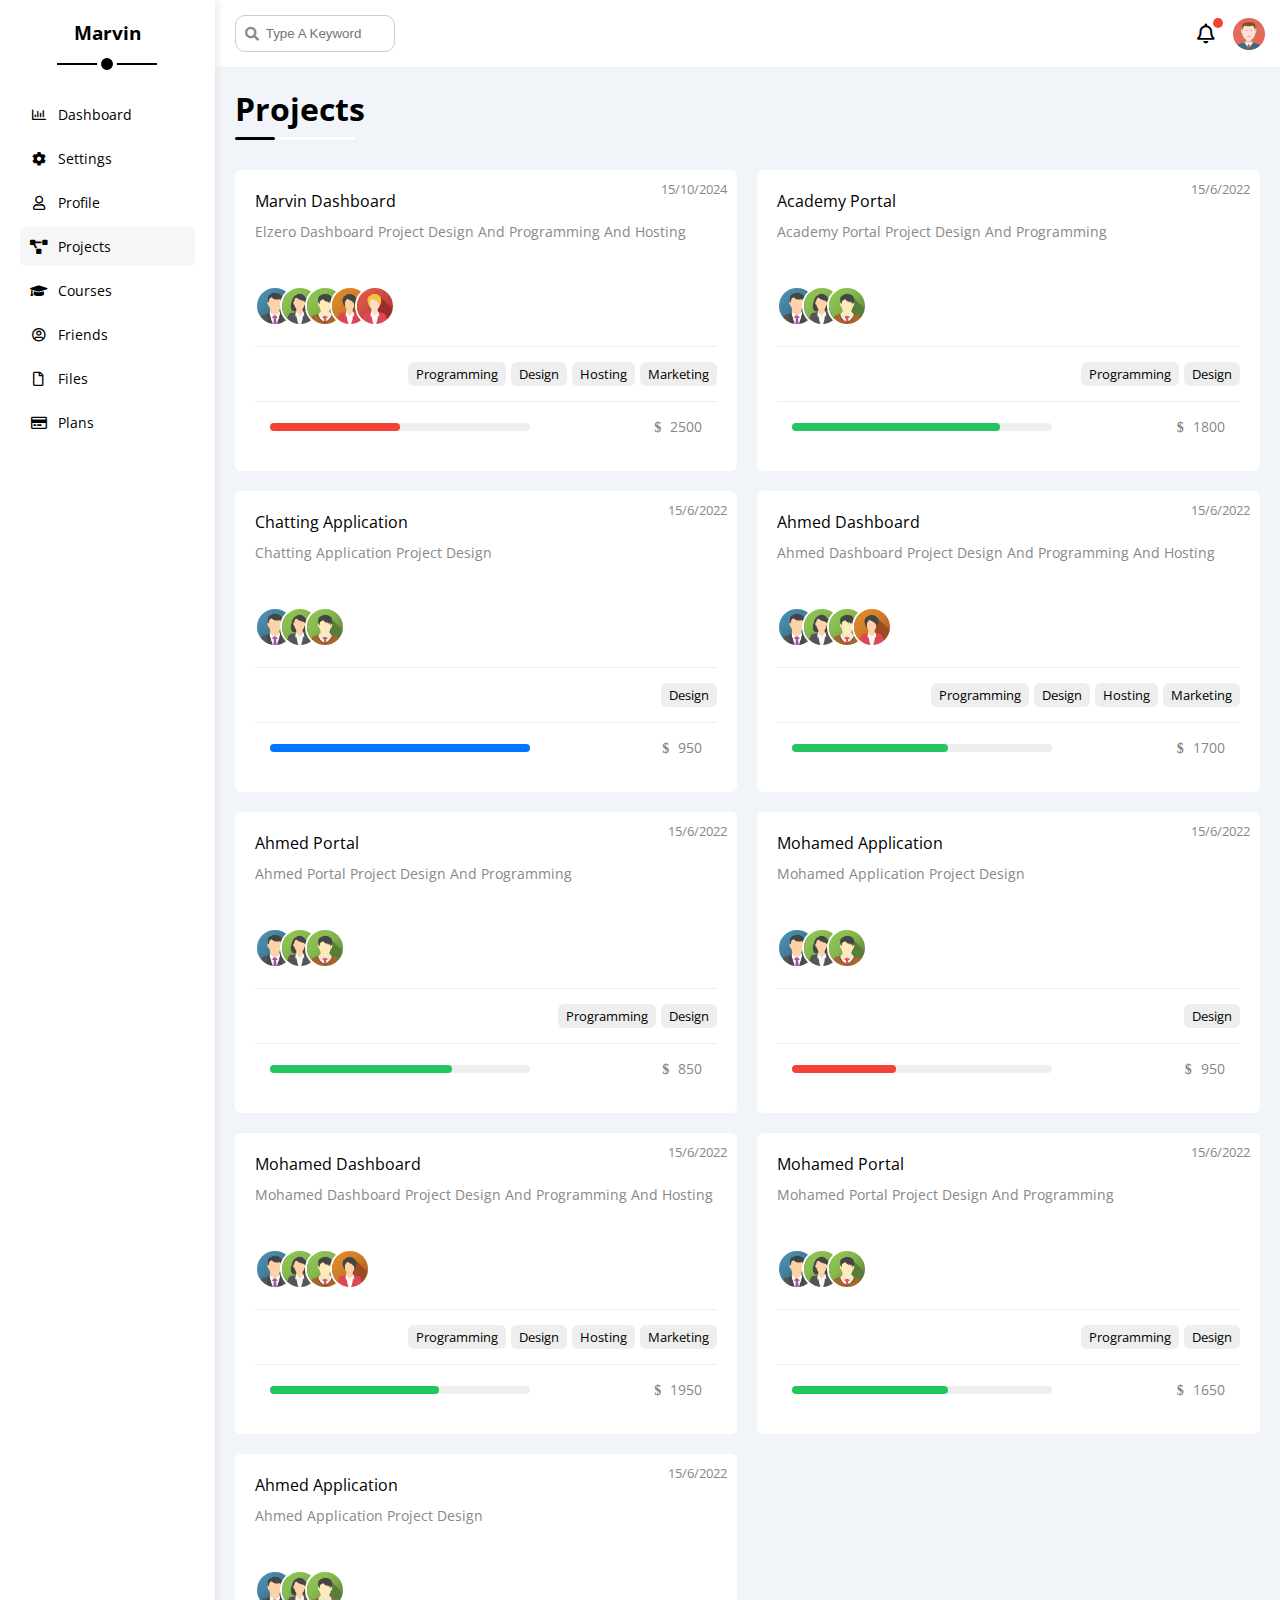
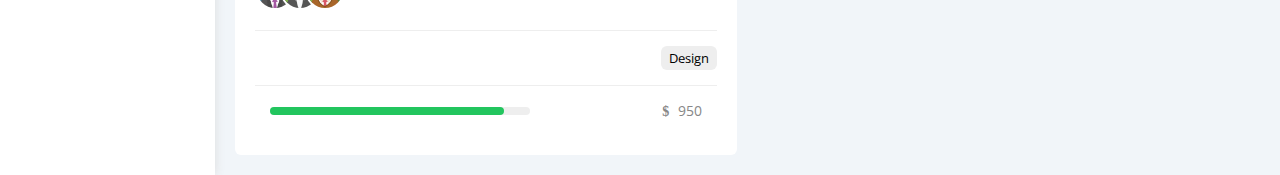
<file: projects.html>
<!DOCTYPE html>
<html lang="en">
<head>
    <meta charset="UTF-8">
    <meta name="viewport" content="width=device-width, initial-scale=1.0">
    <title>Settings</title>
    <!-- FrameWork Css  -->
    <link rel="stylesheet" href="css/all.min.css">
    <link rel="stylesheet" href="css/framework.css">
    <!-- Main Css  -->
    <link rel="stylesheet" href="css/master.css">
    <!-- WebFonts Awesome  -->
    <link rel="preconnect" href="https://fonts.googleapis.com">
    <link rel="preconnect" href="https://fonts.gstatic.com" crossorigin>
    <link href="https://fonts.googleapis.com/css2?family=Open+Sans:ital,wght@0,300..800;1,300..800&display=swap" rel="stylesheet">
</head>
<body>
    <div class="page d-flex">
      <div class="sidebar bg-white p-20 p-relative">
            <h3 class="p-relative txt-c mt-0" >Marvin</h3>
            <ul>
                <li>
                    <a class=" d-flex align-center fs-14 c-black rad-6 p-10" href="index.html">
                        <i class="fa-regular fa-chart-bar fa-fw"></i>
                        <span>Dashboard</span>
                    </a>
                </li>
                <li>
                    <a class="d-flex align-center fs-14 c-black rad-6 p-10" href="settings.html">
                        <i class="fa-solid fa-gear fa-fw"></i>
                        <span>Settings</span>
                    </a>
                </li>
                <li>
                    <a class="d-flex align-center fs-14 c-black rad-6 p-10" href="profile.html">
                        <i class="fa-regular fa-user fa-fw"></i>
                        <span>Profile</span>
                    </a>
                </li>
                <li>
                    <a class="active d-flex align-center fs-14 c-black rad-6 p-10" href="projects.html">
                        <i class="fa-solid fa-diagram-project fa-fw"></i>
                        <span>Projects</span>
                    </a>
                </li>
                <li>
                    <a class="d-flex align-center fs-14 c-black rad-6 p-10" href="courses.html">
                        <i class="fa-solid fa-graduation-cap fa-fw"></i>
                        <span>Courses</span>
                    </a>
                </li>
                <li>
                    <a class="d-flex align-center fs-14 c-black rad-6 p-10" href="friends.html">
                        <i class="fa-regular fa-circle-user fa-fw"></i>
                        <span>Friends</span>
                    </a>
                </li>
                <li>
                    <a class="d-flex align-center fs-14 c-black rad-6 p-10" href="files.html">
                        <i class="fa-regular fa-file fa-fw"></i>
                        <span>Files</span>
                    </a>
                </li>
                <li>
                    <a class="d-flex align-center fs-14 c-black rad-6 p-10" href="plans.html">
                        <i class="fa-regular fa-credit-card fa-fw"></i>
                        <span>Plans</span>
                    </a>
                </li>
            </ul>
      </div>
      <div class="content w-full">
        <!-- start head  -->
            <div class="head bg-white p-15 between-flex ">
                <div class="search p-relative">
                    <input class="p-10" type="search" placeholder="Type A Keyword">
                </div>
                <div class="icons d-flex align-center">
                    <span class="notification p-relative">
                        <i class="fa-regular fa-bell fa-lg"></i>
                    </span>
                    <img src="image/avatar.png" alt="">
                </div>
            </div>
            <!-- End head  -->
            <h1 class="p-relative">Projects</h1>
            <div class="projects-page d-grid m-20 gap-20">
                <div class="project bg-white p-20 rad-6 p-relative">
                    <span class="date c-grey fs-13">15/10/2024</span>
                    <h4 class="m-0">Marvin Dashboard</h4>
                    <p class="c-grey mb-10 mt-10 fs-14">Elzero Dashboard Project Design And Programming And Hosting</p>
                    <div class="team">
                        <a href="#"><img src="image/team-01.png" alt=""></a>
                        <a href="#"><img src="image/team-02.png" alt=""></a>
                        <a href="#"><img src="image/team-03.png" alt=""></a>
                        <a href="#"><img src="image/team-04.png" alt=""></a>
                        <a href="#"><img src="image/team-05.png" alt=""></a>
                    </div>
                    <div class="do d-flex">
                        <span class="fs-13 bg-eee btn-shape">Programming</span>
                        <span class="fs-13 bg-eee btn-shape">Design</span>
                        <span class="fs-13 bg-eee btn-shape">Hosting</span>
                        <span class="fs-13 bg-eee btn-shape">Marketing</span>
                    </div>
                    <div class="info between-flex">
                        <div class="prog bg-eee">
                            <span class="bg-red" style="width: 50%;"></span>
                        </div>
                        <div class="fs-14 c-grey">
                            <i class="fa-solid fa-dollar-sign"></i>
                            2500
                        </div>
                    </div>
                </div>
          <div class="project bg-white p-20 rad-6 p-relative">
            <span class="date fs-13 c-grey">15/6/2022</span>
            <h4 class="m-0">Academy Portal</h4>
            <p class="c-grey mt-10 mb-10 fs-14">Academy Portal Project Design And Programming</p>
            <div class="team">
              <a href="#"><img src="image/team-01.png" alt="" /></a>
              <a href="#"><img src="image/team-02.png" alt="" /></a>
              <a href="#"><img src="image/team-03.png" alt="" /></a>
            </div>
            <div class="do d-flex">
              <span class="fs-13 rad-6 bg-eee">Programming</span>
              <span class="fs-13 rad-6 bg-eee">Design</span>
            </div>
            <div class="info between-flex">
              <div class="prog bg-eee">
                <span class="bg-green" style="width: 80%"></span>
              </div>
              <div class="fs-14 c-grey">
                <i class="fa-solid fa-dollar-sign"></i>
                1800
              </div>
            </div>
          </div>
          <div class="project bg-white p-20 rad-6 p-relative">
            <span class="date fs-13 c-grey">15/6/2022</span>
            <h4 class="m-0">Chatting Application</h4>
            <p class="c-grey mt-10 mb-10 fs-14">Chatting Application Project Design</p>
            <div class="team">
              <a href="#"><img src="image/team-01.png" alt="" /></a>
              <a href="#"><img src="image/team-02.png" alt="" /></a>
              <a href="#"><img src="image/team-03.png" alt="" /></a>
            </div>
            <div class="do d-flex">
              <span class="fs-13 rad-6 bg-eee">Design</span>
            </div>
            <div class="info between-flex">
              <div class="prog bg-eee">
                <span class="bg-blue" style="width: 100%"></span>
              </div>
              <div class="fs-14 c-grey">
                <i class="fa-solid fa-dollar-sign"></i>
                950
              </div>
            </div>
          </div>
          <div class="project bg-white p-20 rad-6 p-relative">
            <span class="date fs-13 c-grey">15/6/2022</span>
            <h4 class="m-0">Ahmed Dashboard</h4>
            <p class="c-grey mt-10 mb-10 fs-14">Ahmed Dashboard Project Design And Programming And Hosting</p>
            <div class="team">
              <a href="#"><img src="image/team-01.png" alt="" /></a>
              <a href="#"><img src="image/team-02.png" alt="" /></a>
              <a href="#"><img src="image/team-03.png" alt="" /></a>
              <a href="#"><img src="image/team-04.png" alt="" /></a>
            </div>
            <div class="do d-flex">
              <span class="fs-13 rad-6 bg-eee">Programming</span>
              <span class="fs-13 rad-6 bg-eee">Design</span>
              <span class="fs-13 rad-6 bg-eee">Hosting</span>
              <span class="fs-13 rad-6 bg-eee">Marketing</span>
            </div>
            <div class="info between-flex">
              <div class="prog bg-eee">
                <span class="bg-green" style="width: 60%"></span>
              </div>
              <div class="fs-14 c-grey">
                <i class="fa-solid fa-dollar-sign"></i>
                1700
              </div>
            </div>
          </div>
          <div class="project bg-white p-20 rad-6 p-relative">
            <span class="date fs-13 c-grey">15/6/2022</span>
            <h4 class="m-0">Ahmed Portal</h4>
            <p class="c-grey mt-10 mb-10 fs-14">Ahmed Portal Project Design And Programming</p>
            <div class="team">
              <a href="#"><img src="image/team-01.png" alt="" /></a>
              <a href="#"><img src="image/team-02.png" alt="" /></a>
              <a href="#"><img src="image/team-03.png" alt="" /></a>
            </div>
            <div class="do d-flex">
              <span class="fs-13 rad-6 bg-eee">Programming</span>
              <span class="fs-13 rad-6 bg-eee">Design</span>
            </div>
            <div class="info between-flex">
              <div class="prog bg-eee">
                <span class="bg-green" style="width: 70%"></span>
              </div>
              <div class="fs-14 c-grey">
                <i class="fa-solid fa-dollar-sign"></i>
                850
              </div>
            </div>
          </div>
          <div class="project bg-white p-20 rad-6 p-relative">
            <span class="date fs-13 c-grey">15/6/2022</span>
            <h4 class="m-0">Mohamed Application</h4>
            <p class="c-grey mt-10 mb-10 fs-14">Mohamed Application Project Design</p>
            <div class="team">
              <a href="#"><img src="image/team-01.png" alt="" /></a>
              <a href="#"><img src="image/team-02.png" alt="" /></a>
              <a href="#"><img src="image/team-03.png" alt="" /></a>
            </div>
            <div class="do d-flex">
              <span class="fs-13 rad-6 bg-eee">Design</span>
            </div>
            <div class="info between-flex">
              <div class="prog bg-eee">
                <span class="bg-red" style="width: 40%"></span>
              </div>
              <div class="fs-14 c-grey">
                <i class="fa-solid fa-dollar-sign"></i>
                950
              </div>
            </div>
          </div>
          <div class="project bg-white p-20 rad-6 p-relative">
            <span class="date fs-13 c-grey">15/6/2022</span>
            <h4 class="m-0">Mohamed Dashboard</h4>
            <p class="c-grey mt-10 mb-10 fs-14">Mohamed Dashboard Project Design And Programming And Hosting</p>
            <div class="team">
              <a href="#"><img src="image/team-01.png" alt="" /></a>
              <a href="#"><img src="image/team-02.png" alt="" /></a>
              <a href="#"><img src="image/team-03.png" alt="" /></a>
              <a href="#"><img src="image/team-04.png" alt="" /></a>
            </div>
            <div class="do d-flex">
              <span class="fs-13 rad-6 bg-eee">Programming</span>
              <span class="fs-13 rad-6 bg-eee">Design</span>
              <span class="fs-13 rad-6 bg-eee">Hosting</span>
              <span class="fs-13 rad-6 bg-eee">Marketing</span>
            </div>
            <div class="info between-flex">
              <div class="prog bg-eee">
                <span class="bg-green" style="width: 65%"></span>
              </div>
              <div class="fs-14 c-grey">
                <i class="fa-solid fa-dollar-sign"></i>
                1950
              </div>
            </div>
          </div>
          <div class="project bg-white p-20 rad-6 p-relative">
            <span class="date fs-13 c-grey">15/6/2022</span>
            <h4 class="m-0">Mohamed Portal</h4>
            <p class="c-grey mt-10 mb-10 fs-14">Mohamed Portal Project Design And Programming</p>
            <div class="team">
              <a href="#"><img src="image/team-01.png" alt="" /></a>
              <a href="#"><img src="image/team-02.png" alt="" /></a>
              <a href="#"><img src="image/team-03.png" alt="" /></a>
            </div>
            <div class="do d-flex">
              <span class="fs-13 rad-6 bg-eee">Programming</span>
              <span class="fs-13 rad-6 bg-eee">Design</span>
            </div>
            <div class="info between-flex">
              <div class="prog bg-eee">
                <span class="bg-green" style="width: 60%"></span>
              </div>
              <div class="fs-14 c-grey">
                <i class="fa-solid fa-dollar-sign"></i>
                1650
              </div>
            </div>
          </div>
          <div class="project bg-white p-20 rad-6 p-relative">
            <span class="date fs-13 c-grey">15/6/2022</span>
            <h4 class="m-0">Ahmed Application</h4>
            <p class="c-grey mt-10 mb-10 fs-14">Ahmed Application Project Design</p>
            <div class="team">
              <a href="#"><img src="image/team-01.png" alt="" /></a>
              <a href="#"><img src="image/team-02.png" alt="" /></a>
              <a href="#"><img src="image/team-03.png" alt="" /></a>
            </div>
            <div class="do d-flex">
              <span class="fs-13 rad-6 bg-eee">Design</span>
            </div>
            <div class="info between-flex">
              <div class="prog bg-eee">
                <span class="bg-green" style="width: 90%"></span>
              </div>
              <div class="fs-14 c-grey">
                <i class="fa-solid fa-dollar-sign"></i>
                950
              </div>
            </div>
          </div>
        </div>
      </div>
    </div>
  </body>
</html>
</file>
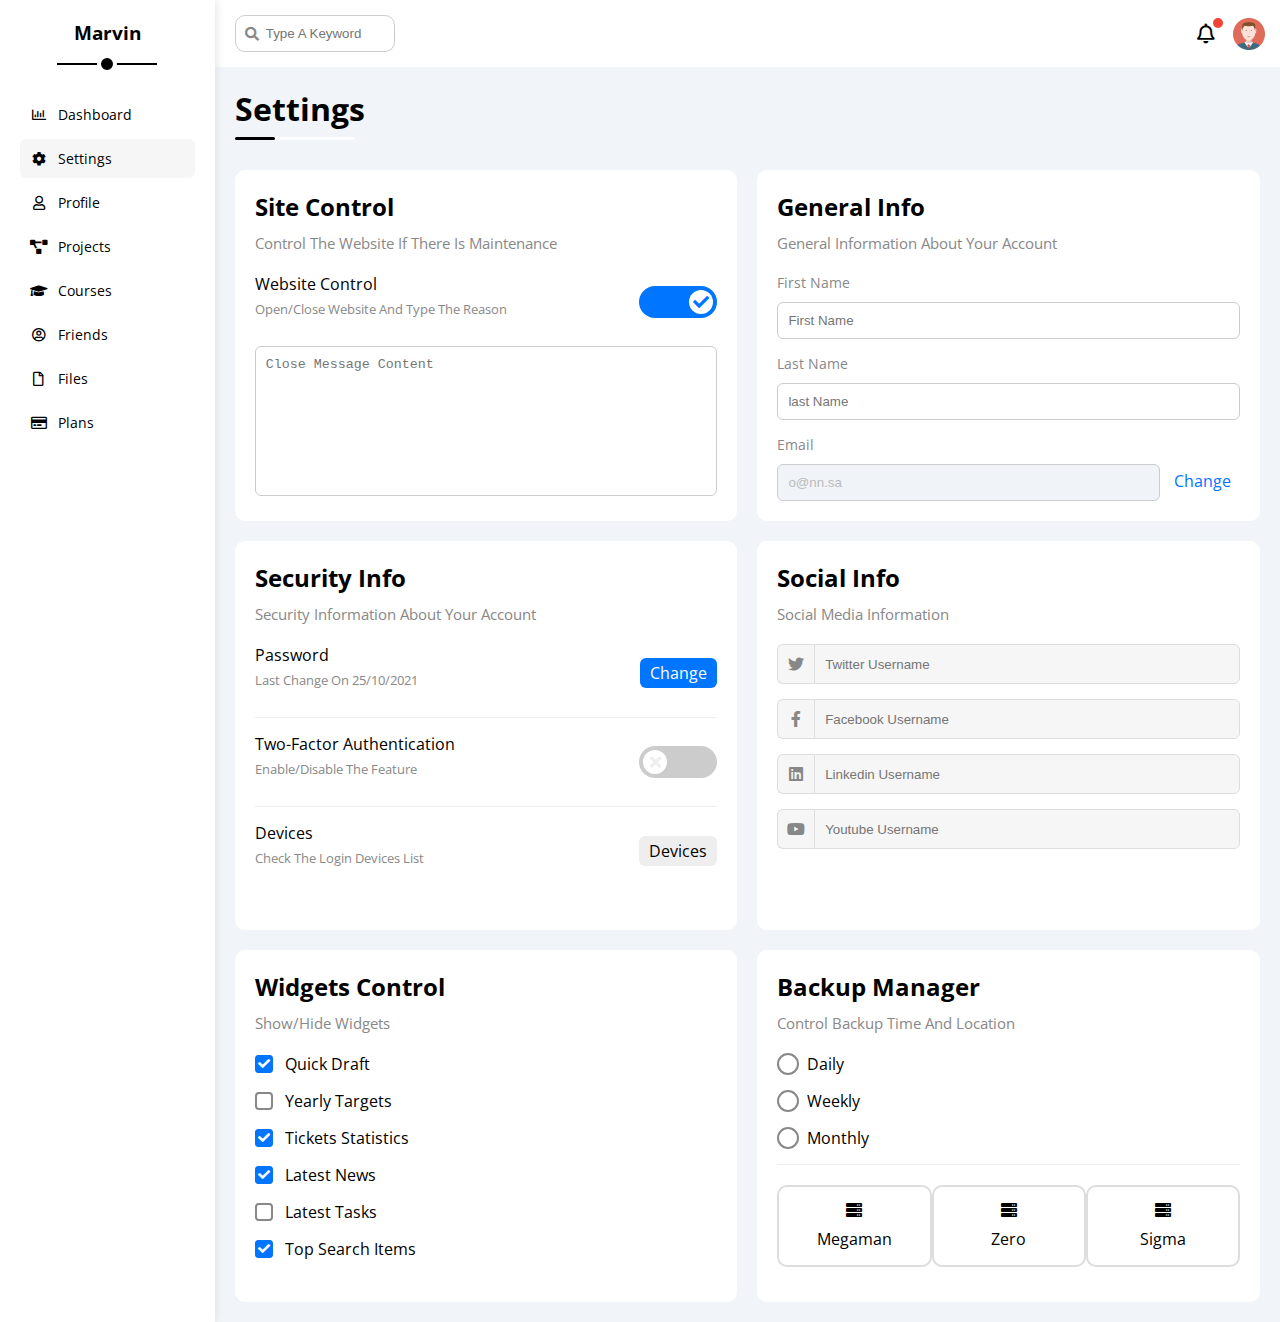
<file: settings.html>
<!DOCTYPE html>
<html lang="en">
<head>
    <meta charset="UTF-8">
    <meta name="viewport" content="width=device-width, initial-scale=1.0">
    <title>Settings</title>
    <!-- FrameWork Css  -->
    <link rel="stylesheet" href="css/all.min.css">
    <link rel="stylesheet" href="css/framework.css">
    <!-- Main Css  -->
    <link rel="stylesheet" href="css/master.css">
    <!-- WebFonts Awesome  -->
    <link rel="preconnect" href="https://fonts.googleapis.com">
    <link rel="preconnect" href="https://fonts.gstatic.com" crossorigin>
    <link href="https://fonts.googleapis.com/css2?family=Open+Sans:ital,wght@0,300..800;1,300..800&display=swap" rel="stylesheet">
</head>
<body>
    <div class="page d-flex">
        <div class="sidebar bg-white p-20 p-relative">
            <h3 class="p-relative txt-c mt-0" >Marvin</h3>
            <ul>
                <li>
                    <a class=" d-flex align-center fs-14 c-black rad-6 p-10" href="index.html">
                        <i class="fa-regular fa-chart-bar fa-fw"></i>
                        <span>Dashboard</span>
                    </a>
                </li>
                <li>
                    <a class="active d-flex align-center fs-14 c-black rad-6 p-10" href="settings.html">
                        <i class="fa-solid fa-gear fa-fw"></i>
                        <span>Settings</span>
                    </a>
                </li>
                <li>
                    <a class="d-flex align-center fs-14 c-black rad-6 p-10" href="profile.html">
                        <i class="fa-regular fa-user fa-fw"></i>
                        <span>Profile</span>
                    </a>
                </li>
                <li>
                    <a class="d-flex align-center fs-14 c-black rad-6 p-10" href="projects.html">
                        <i class="fa-solid fa-diagram-project fa-fw"></i>
                        <span>Projects</span>
                    </a>
                </li>
                <li>
                    <a class="d-flex align-center fs-14 c-black rad-6 p-10" href="courses.html">
                        <i class="fa-solid fa-graduation-cap fa-fw"></i>
                        <span>Courses</span>
                    </a>
                </li>
                <li>
                    <a class="d-flex align-center fs-14 c-black rad-6 p-10" href="friends.html">
                        <i class="fa-regular fa-circle-user fa-fw"></i>
                        <span>Friends</span>
                    </a>
                </li>
                <li>
                    <a class="d-flex align-center fs-14 c-black rad-6 p-10" href="files.html">
                        <i class="fa-regular fa-file fa-fw"></i>
                        <span>Files</span>
                    </a>
                </li>
                <li>
                    <a class="d-flex align-center fs-14 c-black rad-6 p-10" href="plans.html">
                        <i class="fa-regular fa-credit-card fa-fw"></i>
                        <span>Plans</span>
                    </a>
                </li>
            </ul>
        </div>
        <div class="content w-full">
            <!-- start head  -->
            <div class="head bg-white p-15 between-flex ">
                <div class="search p-relative">
                    <input class="p-10" type="search" placeholder="Type A Keyword">
                </div>
                <div class="icons d-flex align-center">
                    <span class="notification p-relative">
                        <i class="fa-regular fa-bell fa-lg"></i>
                    </span>
                    <img src="image/avatar.png" alt="">
                </div>
            </div>
            <!-- End head  -->
            <h1 class="p-relative">Settings</h1>
            <div class="settings-page m-20 d-grid gap-20">
                <!-- Start Settings Box  -->
                <div class="p-20 bg-white rad-10">
                    <h2 class="mt-0 mb-10">Site Control</h2>
                    <p class="mt-0 mb-20 c-grey fs-15">Control The Website If There Is Maintenance</p>
                    <div class="mb-15 between-flex">
                        <div> 
                            <span>Website Control</span>
                            <p class="mt-5 c-grey fs-13">Open/Close Website And Type The Reason</p>
                        </div>
                        <div>
                            <label>
                                <input class="toggle-checkbox" type="checkbox" checked>
                                <div class="toggle-switch"></div>
                            </label>
                        </div>
                    </div>
                    <textarea class="close-message p-10 rad-6 d-block w-full" placeholder="Close Message Content"></textarea>
                </div>
                <!-- End Settings Box  -->
                <!-- Start General info  -->

                <div class="general-info p-20 bg-white rad-10">
                    <h2 class="mt-0 mb-10">General Info</h2>
                    <p class="mt-0 mb-20 fs-15 c-grey">General Information About Your Account</p>
                    <div class="mb-15">
                        <label class="d-block mb-10 c-grey fs-14" for="first">First Name</label>
                        <input class="p-10 b-none border-ccc w-full d-block rad-6" type="text" id="first" placeholder="First Name">
                    </div>
                    <div class="mb-15">
                        <label class="d-block mb-10 c-grey fs-14" for="last">Last Name</label>
                        <input class="p-10 b-none border-ccc w-full d-block rad-6" type="text" id="last" placeholder="last Name"/>
                    </div>
                    <div>
                        <label class="d-block mb-10 c-grey fs-14" for="email">Email</label>
                        <input class="email b-none border-ccc rad-6 d-block p-10 w-full mr-10" type="email" id="email" value="o@nn.sa" disabled />
                        <a class="c-blue" href="#">Change</a>
                    </div>
                </div>

                <!-- End General info  -->

                <!-- Start Security Box  -->
                <div class="p-20 bg-white rad-10">
                    <h2 class="mt-0 mb-10">Security Info</h2>
                    <p class="mt-0 mb-20 c-grey fs-15">Security Information About Your Account</p>
                    <div class="sec-box mb-15 between-flex">
                        <div>
                            <span>Password</span>
                            <p class="mt-5 mb-0 c-grey fs-13">Last Change On 25/10/2021</p>
                        </div>
                        <a class="button c-white bg-blue btn-shape" href="#">Change</a>
                    </div>

                    <div class="sec-box mb-15  between-flex">
                        <div>
                            <span>Two-Factor Authentication</span>
                            <p class="mt-5 mb-0 c-grey fs-13">Enable/Disable The Feature</p>
                        </div>
                        <label>
                            <input type="checkbox" class="toggle-checkbox"/>
                            <div class="toggle-switch"></div>
                        </label>
                    </div>

                    <div class="sec-box mb-15 between-flex">
                        <div>
                            <span>Devices</span>
                            <p class="mt-5 mb-0 c-grey fs-13">Check The Login Devices List</p>
                        </div>
                        <a class="c-black bg-eee btn-shape" href="#">Devices</a>
                    </div>
                </div>
                <!-- End Security Box  -->

                <!-- Start Social Info -->
                <div class="social-boxes p-20 bg-white rad-10">
                    <h2 class="mt-0 mb-10">Social Info</h2>
                    <p class="mt-0 mb-20 c-grey fs-15">Social Media Information</p>
                    <div class="d-flex align-center mb-15">
                        <i class="fa-brands fa-twitter center-flex c-grey twitter"></i>
                        <input type="text" class="w-full" placeholder="Twitter Username">
                    </div>
                    <div class="d-flex align-center mb-15">
                        <i class="fa-brands fa-facebook-f center-flex c-grey facebook"></i>
                        <input type="text" class="w-full" placeholder="Facebook Username">
                    </div>
                    <div class="d-flex align-center mb-15">
                        <i class="fa-brands fa-linkedin center-flex c-grey linkedin"></i>
                        <input type="text" class="w-full" placeholder="Linkedin Username">
                    </div>
                    <div class="d-flex align-center">
                        <i class="fa-brands fa-youtube center-flex c-grey youtube"></i>
                        <input type="text" class="w-full" placeholder="Youtube Username">
                    </div>
                </div>
                
                <!-- End Social Info -->

                <!-- Start Widgets Control -->

                <div class="widgets-control p-20 bg-white rad-10">
                    <h2 class="mt-0 mb-10">Widgets Control</h2>
                    <p class="mt-0 mb-20 c-grey fs-15">Show/Hide Widgets</p>
                    <div class="control d-flex align-center mb-15">
                        <input type="checkbox" id="one" checked>
                        <label for="one">Quick Draft</label>
                    </div>
                    <div class="control d-flex align-center mb-15">
                        <input type="checkbox" id="two" >
                        <label for="two">Yearly Targets</label>
                    </div>
                    <div class="control d-flex align-center mb-15">
                        <input type="checkbox" id="three" checked>
                        <label for="three">Tickets Statistics</label>
                    </div>
                    <div class="control d-flex align-center mb-15">
                        <input type="checkbox" id="four" checked>
                        <label for="four">Latest News</label>
                    </div>
                    <div class="control d-flex align-center mb-15">
                        <input type="checkbox" id="five" >
                        <label for="five">Latest Tasks</label>
                    </div>
                    <div class="control d-flex align-center mb-15">
                        <input type="checkbox" id="six" checked>
                        <label for="six">Top Search Items</label>
                    </div>
                </div>

                <!-- End Widgets Control -->

                <!-- Start Backup control -->

                <div class="backup-control p-20 bg-white rad-10">
                    <h2 class="mt-0 mb-10">Backup Manager</h2>
                    <p class="mt-0 mb-20 c-grey fs-15">Control Backup Time And Location</p>
                    <div class="date d-flex align-center mb-15">
                        <input type="radio" name="time" id="day">
                        <label for="day">Daily</label>
                    </div>
                    <div class="date d-flex align-center mb-15">
                        <input type="radio" name="time" id="week">
                        <label for="week">Weekly</label>
                    </div>
                    <div class="date d-flex align-center mb-15">
                        <input type="radio" name="time" id="month">
                        <label for="month">Monthly</label>
                    </div>

                    <div class="servers d-flex align-center txt-c">
                        <input type="radio" name="servers" id="server-one">
                        <div class="server mb-15 rad-10 w-full">
                            <label class="d-block m-15" for="server-one">
                                <i class="fa-solid fa-server d-block "></i>
                                Megaman
                            </label>
                        </div>
                        <input type="radio" name="servers" id="server-two">
                        <div class="server mb-15 rad-10 w-full">
                            <label class="d-block m-15" for="server-two">
                                <i class="fa-solid fa-server d-block "></i>
                                Zero
                            </label>
                        </div>
                        <input type="radio" name="servers" id="server-three">
                        <div class="server mb-15 rad-10 w-full">
                            <label class="d-block m-15" for="server-three">
                                <i class="fa-solid fa-server d-block "></i>
                                Sigma
                            </label>
                        </div>
                    </div>
                </div>

                <!-- End Backup control -->



            </div>

        </div>
    </div>
</body>
</html>
</file>
<file: css/framework.css>
:root {
    --blue-color:#0075ff;
    --blue-alt-color:#0d69d5;
    --orange-color:#f59e0b;
    --green-color:#22c55e;
    --red-color:#f44336;
    --grey-color:#888;

}



/* Start Box  */

.d-flex {
    display: flex;
}

.align-center {
    align-items: center;
    
}

.space-between {
    justify-content: space-between;
}

.f-wrap {
    flex-wrap: wrap;
}


.d-grid {
    display: grid;
}

.gap-20 {
    gap: 20px;
}

.d-block {
    display: block;
}

@media (max-width: 767px) {
    .block-mobile {
        display: block;
    }   

    .hide-mobile {
        display: none;
    }
}

/* End Box  */

/* Start Width + height  */

.w-full {
    width:100%;
}

.w-fit {
    width: fit-content;
}

.w-100 {
    width: 100px;
}

.h-full {
    height: 100%;
}

.h-100 {
    height: 100px;
}


/* End Width + height  */

/* Start Padding + Margin  */


.p-10 {
    padding: 10px;
}

.p-15 {
    padding: 15px;
}

.p-20 {
    padding: 20px;
}

.pt-10 {
    padding-top: 10px;
}

.pt-15 {
    padding-top: 15px;
}

.pt-20 {
    padding-top: 20px;
}


.pb-10 {
    padding-bottom: 10px;
}

.pb-15 {
    padding-bottom: 15px;
}

.pb-20 {
    padding-bottom: 20px;
}

.pl-15 {
    padding-left: 15px;
}

.m-0 {
    margin: 0;
}

.m-15 {
    margin: 15px;
}

.m-20 {
    margin: 20px;
}
.mt-0 {
    margin-top: 0;
}

.mt-5 {
    margin-top: 5px;
}

.mt-10 {
    margin-top: 10px;
}

.mt-15 {
    margin-top: 15px;
}

.mt-20 {
    margin-top: 20px;
}

.mt-25 {
    margin-top: 25px;
}

.mr-10 {
    margin-right:10px;
}

.mr-15 {
    margin-right: 15px;
}

.mb-5 {
    margin-bottom: 5px;
}

.mb-10 {
    margin-bottom: 10px;
}

.mb-15 {
    margin-bottom: 15px;
}

.mb-20 {
    margin-bottom: 20px;
}

.mb-25 {
    margin-bottom: 25px;
}

/* End Padding + Margin  */

/* Start Color  */

.bg-white {
    background-color: white;
}

.bg-eee {
    background-color: #EEE;
}

.bg-blue {
    background-color: var(--blue-color);
}

.bg-orange {
    background-color: var(--orange-color);
}

.bg-green {
    background-color: var(--green-color);
}

.bg-red {
    background-color: var(--red-color);
}

.c-white {
    color: white;
}

.c-black {
    color: black;
}

.c-grey {
    color: var(--grey-color);
}

.c-blue {
    color: var(--blue-color);
}

.c-orange {
    color: var(--orange-color);
}

.c-green {
    color: var(--green-color);
}

.c-red {
    color: var(--red-color);
}


/* End Color  */

/* Start position  */

.p-relative {
    position: relative;
}

/* End position  */

/* Start Font  */

.txt-c {
    text-align: center;
    
}

.fs-13 {
    font-size: 13px;
}

.fs-14 {
    font-size: 14px;
}

.fs-15 {
    font-size: 15px;
}

.fs-25 {
    font-size: 25px;
}

@media (max-width: 767px) {
    .txt-c-mobile {
        text-align: center;
    }
    
}

.fw-normal {
    font-weight: normal;
}

.fw-bold {
    font-weight: bold;
}

/* End Font  */

/* Start Border  */

.b-none {
    border: none;
}

.border-ccc {
    border: 1px solid #ccc;
}

.border-eee {
    border: 1px solid #eee;
}

.bt-ccc {
    border-top: 1px solid #ccc;
}

.bb-ccc {
    border-bottom: 1px solid #ccc;
}

.rad-6 {
    border-radius: 6px;
}

.rad-10 {
    border-radius: 10px;
}

.rad-half {
    border-radius: 50%;
}
/* End Border  */


/* Start Components */

.center-flex {
    display: flex;
    align-items: center;
    justify-content: center;
}

.between-flex {
    display: flex;
    align-items: center;
    justify-content: space-between;
}

.btn-shape {
    padding: 4px 10px;
    border-radius: 6px;
}

/* End Components */
</file>
<file: css/master.css>
/* Start Variables  */

:root {
    --blue-color:#0075ff;
    --blue-alt-color:#0d69d5;
    --orange-color:#f59e0b;
    --green-color:#22c55e;
    --red-color:#f44336;
    --grey-color:#888;
    --main-transition:0.3s;

}


/* End Variables  */

/* Start Global Rules  */
* {
    box-sizing: border-box;
    -webkit-box-sizing: border-box;
    -moz-box-sizing: border-box;
}

body {
    margin: 0;
    font-family: "Open Sans", sans-serif;
}

* {
    outline: none;
}

a {
    text-decoration: none;
}

ul {
    list-style: none;
    padding: 0;
}

::-webkit-scrollbar {
    width: 15px;
}

::-webkit-scrollbar-track {
    background-color: white;
}

::-webkit-scrollbar-thumb {
    background-color: var(--blue-color);
}

::-webkit-scrollbar-thumb:hover {
    background-color: var(--blue-alt-color);
}

.page {
    background-color: #f1f5f9;
    min-height: 100vh;
}
/* End Global Rules  */

/* Start Sidebar  */

.sidebar {

    width: 250px;
    box-shadow: 0 0 10px #ddd;

}

.sidebar > h3 {

    margin-bottom: 50px;

} 

.sidebar > h3::before,
.sidebar > h3::after {

    content: "";
    position: absolute;
    background-color: black;
    left: 50%;
    transform: translateX(-50%);


}

.sidebar > h3::before {
    width: 100px;
    height: 2px;
    bottom: -20px;

}

.sidebar > h3::after {

    width: 12px;
    height: 12px;
    bottom: -29px;
    border-radius: 50%;
    border: 4px solid white;

}

.sidebar ul li a {

    transition: var(--main-transition);
    margin-bottom: 5px;

}

.sidebar ul li a:hover {
    background-color: #f6f6f6;
}

.sidebar ul li a.active {
    background-color: #f6f6f6;
}

.sidebar ul li a span {

    font-size: 14px;
    margin-left: 10px;

}

@media (max-width:767px) {

    .sidebar {
        width: 58px;
        padding: 10px;
    }
    
    .sidebar ul li a span {
        display: none;
    }

    .sidebar > h3 {
        font-size: 13px;
        margin-bottom: 15px;
    }

    .sidebar > h3::before,
    .sidebar > h3::after {
        display: none;
    }

    
}

/* End Sidebar  */ 

/* Start Content */

.content {

    overflow: hidden;

}

.head .search::before{

    font-family: "Font Awesome 5 Free";
    content: "\f002";
    font-weight: 900;
    position: absolute;
    left: 15px;
    top: 50%;
    transform: translateY(-50%);
    font-size: 14px;
    color: var(--grey-color);

}

.head .search input {
    border: 1px solid #ccc;
    border-radius: 10px;
    margin-left: 5px;
    padding-left: 30px;
    width: 160px;
    transition: width var(--main-transition);

}

.head .search input:focus {
    
    width: 200px;

}

.head .search input:focus::placeholder {
    opacity: 0;
}

.head .icons .notification::before {
    content: "";
    position: absolute;
    width: 10px;
    height: 10px;
    border-radius: 50%;
    background-color: var(--red-color);
    right: -5px;
    top: -5px;
}

.head .icons img {
    width: 32px;
    height: 32px;
    margin-left: 15px;
}

.page h1 {
    margin: 20px 20px 40px;
}

.page h1::before,
.page h1::after {
    content: "";
    position: absolute;
    height: 3px;
    left: 0;
    bottom: -10px;
    border-radius: 10px;
}

.page h1::before {
    width: 120px;
    background-color: white;

}

.page h1::after {
    width: 40px;
    background-color: black;
}

.wrapper {
    grid-template-columns: repeat(auto-fill , minmax(450px , 1fr));
    margin-left: 20px;
    margin-right: 20px;
    margin-bottom: 20px;
}

@media (max-width:767px) {
    .wrapper {
        grid-template-columns:minmax(200px , 1fr);
        margin-left: 10px;
        margin-right: 10px;
        gap: 10px;
    }
}

/* End Content  */

/* Start Welcome Widget  */

.welcome {
    overflow: hidden;
}

.welcome .intro img {
    width: 200px;
    margin-bottom: -10px;
}

.welcome .avatar {
    width: 64px;
    height: 64px;
    border: 2px solid white;
    border-radius: 50%;
    padding: 2px;
    box-shadow: 0 0 5px #ddd ;
    margin-left: 20px;
    margin-top: -32px;
}

.welcome .body {

    border-top: 1px solid #EEE;
    border-bottom: 1px solid #EEE;

}

.welcome .body > div {

    flex: 1;

}

.welcome .visit {

    margin: 0 15px 15px auto;
    transition: var(--main-transition);

}

.welcome .visit:hover{

    background-color: var(--blue-alt-color);
}

@media (max-width:767px) {
    .welcome .intro {
        padding-bottom: 30px;
    }

    .welcome .avatar {
        margin-left: 0;
    }

    .welcome .body > div:not(:last-child) {
        margin-bottom: 20px;
    }

}


/* End Welcome Widget  */


/* Start Quick Draft Widget  */

.quick-draft textarea {
    resize: none;
    min-height: 180px;
}

.quick-draft .save {
    margin-left: auto;
    transition: var(--main-transition);
    cursor: pointer;
}

.quick-draft .save:hover {
    background-color: var(--blue-alt-color);
}

/* End Quick Draft Widget  */

/* Start Target  */

.target .target-row .icon {


    width: 80px;
    height: 80px;
    margin-right: 15px;

} 

.target .details {
    flex: 1;
}

.target .details .progress {

    height: 4px;

}

.target .details .progress > span {

    position: absolute;
    left: 0;
    top: 0;
    height: 100%;

}

.target .details .progress > span span {

    position: absolute;
    bottom: 16px;
    right: -16px;
    color: white;
    padding: 2px 5px;
    border-radius: 6px;
    font-size: 13px;

}

.target .details .progress > span span::before {

    content: "";
    border-color: transparent;
    border-width: 5px;
    border-style: solid;
    position: absolute;
    bottom: -10px;
    left: 50%;
    transform: translateX(-50%);

}

.target .details .progress > .money span::before {
    border-top-color: var(--blue-color);

} 

.target .details .progress > .orange span::before {
    border-top-color: var(--orange-color);

} 

.target .details .progress > .green span::before {
    border-top-color: var(--green-color);

}

.money .icon,
.money .progress {
    background-color: rgb(0 117 255 / 20%);
}

.orange .icon,
.orange .progress {
    background-color: rgb(245 158 11 / 20%);
}

.green .icon,
.green .progress {
    background-color: rgb(34 197 94 / 20%);
}


/* End Target  */

/* Start Tickets */

.tickets .box {

    border: 1px solid #ccc;
    width: calc(50% - 10px);

}

@media (max-width:767px) {

    .tickets .box {

    width: 100%;
    }
}

/* End Tickets */

/* Start Latest News  */

.latest-news .news-row:not(:last-of-type) {
    margin-bottom: 20px;
    padding-bottom: 20px;
    border-bottom: 1px solid #eee;
}

.latest-news .news-row img {
    width: 100px;
    border-radius: 6px;
    margin-right: 15px;
}

.latest-news .info {
    flex-grow: 1;
}

.latest-news .info h3 {

    margin: 0 0 6px;
    font-size: 16px;
    
}

@media (max-width:767px) {
    .latest-news .news-row {
        display: block;
    }

    .latest-news .news-row .label {
        margin: 10px auto;
        width: fit-content;
    }

    .latest-news .news-row img {
        margin-right: 0;
        margin-bottom: 10px;
    }
}
/* End Latest News  */


/* Start Tasks  */

.tasks .task-row:not(:last-of-type) {
    margin-bottom: 15px;
    padding-bottom: 15px;
    border-bottom: 1px solid #eee;
}

.tasks .info {
    flex-grow: 1;
}

.tasks .done {
    opacity: 0.3;
}


.tasks .done h3,
.tasks .done p{
    text-decoration: line-through;
}

.tasks .delete {
    cursor: pointer;
    transition: var(--main-transition);
}

.tasks .delete:hover {
    color: var(--red-color);
    transform:translateY(-2px);
}

/* End Tasks  */

/* Start Latest Upload  */

.latest-upload ul li:not(:last-child) {
    border-bottom: 1px solid #eee;
}

.latest-upload ul li img {
    width: 40px;
    height: 40px;
}

/* End Latest Upload  */

/* Start Last Project Progress  */


.last-project ul::before {

    content: "";
    position: absolute;
    left: 11px;
    width: 2px;
    height: 100%;
    background-color: var(--blue-color);


}


.last-project ul li::before {
    content: "";
    width: 20px;
    height: 20px;
    display: block;
    border-radius: 50%;
    background-color: white;
    border: 2px solid white;
    outline: 2px solid var(--blue-color);
    margin-right: 15px;
    z-index: 1;
}


.last-project ul li.done::before {

    background-color: var(--blue-color);

}

.last-project ul li.current::before {

    animation: change-color  0.8s infinite alternate;

}

.last-project .lanch-icon {

    position: absolute;
    width: 160px;
    right: 0;
    bottom: 0;
    opacity: 0.3;

}

/* End Last Project Progress  */




/* Start Reminder   */

.reminders ul li .key {

    width: 15px;
    height: 15px;

}

.reminders ul li > .blue {
    border-left: 2px solid var(--blue-color);
}

.reminders ul li > .green {
    border-left: 2px solid var(--green-color);
}

.reminders ul li > .orange {
    border-left: 2px solid var(--orange-color);
}

.reminders ul li > .red {
    border-left: 2px solid var(--red-color);
}

/* End Reminder   */


/* Start Latest Post */



.latest-post .top img {
    width: 48px;
    height: 48px;
}

.latest-post .post-content {
    text-transform: capitalize;
    line-height: 1.8;
    min-height: 140px;
}

/* End Latest Post */


/* Start Social Media Stats  */

.social-stats .box {
    padding-left: 70px;
}

.social-stats .box i {
    position: absolute;
    left: 0;
    top: 0;
    width: 52px;
    transition: var(--main-transition);
}

.social-stats .box i:hover {
    transform: translateX(-5px);
}

.social-stats .twitter {
    background-color: #1da0f242;
    color: #1da1f2;
}

.social-stats .twitter i,
.social-stats .twitter a {
    background-color:#1da1f2;
}


.social-stats .facebook {
    background-color: #1da0f242;
    color: #1877f2;
}

.social-stats .facebook i,
.social-stats .facebook a {
    background-color:#1877f2;
}

.social-stats .youtube {
    background-color: #ff00002f;
    color: #ff0000;
}

.social-stats .youtube i,
.social-stats .youtube a {
    background-color:#ff0000;
}

.social-stats .linkedin {
    background-color: #1da0f242;
    color: #0077b5;
}

.social-stats .linkedin i,
.social-stats .linkedin a {
    background-color:#0077b5;
}
/* End Social Media Stats  */



/* Start Projects Table  */

.projects .responsive-table {
    overflow-x: auto;
}

.projects table {
    min-width:1000px;
    border-spacing: 0;
}

.projects table .label{
    font-size: 13px;
}

.projects thead td {
    background-color: #eee;
    font-weight: bold;
}

.projects table td {
    padding: 15px;
}

.projects tbody td {
    border-bottom: 1px solid #eee;
    border-left: 1px solid #eee;
    transition: var(--main-transition);
}

.projects table tbody tr td:last-child {
    border-right: 1px solid #eee;
}

.projects tbody tr:hover td {
    background-color: #faf7f7;
}

.projects table img {
    width: 32px;
    height: 32px;
    border-radius: 50%;
    padding: 2px;
    background-color: white;
}

.projects table img:not(:first-child) {
    margin-left: -20px;
}

/* End Projects Table  */



/* Start Settings  */

.settings-page {
    grid-template-columns: repeat(auto-fill ,minmax(500px , 1fr));
}

@media (max-width:767px) {
    .settings-page {
    grid-template-columns:minmax(100px , 1fr);
    margin-left: 10px;
    margin-right: 10px;
    gap: 10px;
}
}

.settings-page :disabled {
    cursor: no-drop;
    background-color: #f0f4f8;
    color: #bbb;
}

.settings-page .close-message {
    resize: none;
    border: 1px solid #ccc;
    min-height: 150px;
}

.toggle-checkbox {
    appearance: none;
    -webkit-appearance: none;
    display: none;
}

.toggle-switch {
    width: 78px;
    height: 32px;
    border-radius: 16px;
    background-color: #ccc;
    position: relative;
    transition: var(--main-transition);
    cursor: pointer;

}

.toggle-switch::before {
    font-family:"Font Awesome 5 Free";
    content: "\f00d" ;
    font-weight: 900;
    background-color: white;
    width: 24px;
    height: 24px;
    border-radius: 50%;
    position: absolute;
    left:4px;
    top: 4px;
    display: flex;
    justify-content: center;
    align-items: center;
    color: #eee;
    transition: var(--main-transition);
    

}

.toggle-checkbox:checked + .toggle-switch {
    background-color: var(--blue-color);
}

.toggle-checkbox:checked + .toggle-switch::before {
    content: "\f00c";
    left: 50px;
    color: var(--blue-color);

}


.settings-page .email {
    display: inline-flex;
    width: calc(100% - 80px);
}

.settings-page .sec-box {
    padding-bottom: 15px;
}

.settings-page .sec-box:not(:last-of-type) {
    border-bottom: 1px solid #eee;
}

.settings-page .social-boxes input {
    
    height: 40px;
    padding-left: 10px;
    padding-right: 10px;
    background-color: #f6f6f6;
    border:1px solid #ddd;
    border-radius: 0 6px 6px 0;
}

.settings-page .social-boxes i {
    width: 40px;
    height: 40px;
    background-color:#f6f6f6;
    border: 1px solid #ddd;
    border-right: none;
    border-radius: 6px 0 0 6px;
    transition: var(--main-transition);
}

.settings-page .social-boxes > div:focus-within i.twitter{
    color: #1da1f2;
}

.settings-page .social-boxes > div:focus-within i.facebook{
    color: #1877f2;
}

.settings-page .social-boxes > div:focus-within i.linkedin{
    color: #0077b5;
}

.settings-page .social-boxes > div:focus-within i.youtube{
    color: #ff0000;
}


.widgets-control .control input[type ="checkbox"] {
    appearance: none;
    -webkit-appearance: none;
    display: none;
}

.widgets-control .control label {
    padding-left:30px;
    position: relative;
    cursor: pointer;
}

.widgets-control .control label::before,
.widgets-control .control label::after {
    position: absolute;
    left: 0;
    top: 50%;
    margin-top: -9px;
    border-radius: 4px;
}

.widgets-control .control label::before {
    content: "";
    width: 14px;
    height: 14px;
    border: 2px solid var(--grey-color);
}

.widgets-control .control label:hover::before {
    border-color: var(--blue-color);
}

.widgets-control .control label::after {
    font-family: "Font Awesome 5 Free";
    content: "\f00c";
    font-weight: 900;
    background-color: var(--blue-color);
    color: white;
    font-size: 12px;
    width: 18px;
    height: 18px;
    display: flex;
    align-items: center;
    justify-content: center;
    transform: scale(0) rotate(360deg);
    transition: var(--main-transition);
}

.widgets-control .control input[type="checkbox"]:checked + label::after {
    transform: scale(1);
}


.backup-control input[type="radio"] {
    display: none;
    appearance: none;
    -webkit-appearance: none;
}

.backup-control .date label {
    position: relative;
    padding-left: 30px;
    cursor: pointer;
}

.backup-control .date label::before,
.backup-control .date label::after {
    position: absolute;
    top: 50%;
    transform: translateY(-50%);
    border-radius: 50%;
    
}

.backup-control .date label::before {
    content: "";
    width: 18px;
    height: 18px;
    border:2px solid var(--grey-color);
    border-radius: 50%;
    left: 0;

}

.backup-control .date input[type="radio"]:checked + label::before {
    border-color: var(--blue-color);
}

.backup-control .date label::after {
    content: "";
    width: 14px;
    height: 14px;
    background-color: var(--blue-color);
    left: 4px;
    transition: var(--main-transition);
    transform: scale(0);
}

.backup-control .date input[type="radio"]:checked + label::after {
    transform: scale(1);
    margin-top: -7px;
}


.backup-control .servers {
    border-top: 1px solid #eee;
    padding-top: 20px;
}

@media (max-width:767px) {
    .backup-control .servers {
        flex-wrap: wrap;
    }
    
}

.backup-control .servers .server {
    border: 2px solid #ddd;
    position: relative;
    transition: var(--main-transition);
    
}

.backup-control .servers .server label {
    cursor: pointer;
    
}

.backup-control .servers .server label i {
    margin:0 auto 10px;
}


.backup-control .servers input[type="radio"]:checked + .server {
    border-color: var(--blue-color);
    color: var(--blue-color);
}


/* End Settings  */

/* Start Profile Page  */

@media (max-width:767px) {
    .profile-page .overview {
        flex-direction: column;
    }
    
}

.profile-page .avatar-box {
    width: 300px;

}

@media (min-width:768px) {
    .profile-page .avatar-box {
    border-right: 1px solid #eee;
}
}

.profile-page .avatar-box > img{
    width: 120px;
    height: 120px;
}

.profile-page .avatar-box .level{
    height: 6px;
    overflow: hidden;
    margin: auto;
    width: 70%;
}

.profile-page .avatar-box .level span {
    position: absolute;
    left: 0;
    top: 0;
    height: 100%;
    background-color: var(--blue-color);
    border-radius: 6px;
}

.profile-page .info-box .box {
    flex-wrap: wrap;
    border-bottom: 1px solid #eee;
    transition: var(--main-transition);
}
.profile-page .info-box .box:hover {
    background-color: #f9f9f9;
}

.profile-page .info-box .box > div {
    min-width:250px ;
    padding: 10px 0 0;
}

.profile-page .info-box .toggle-switch {
    height: 20px;
}

@media (max-width:767px) {
    .profile-page .info-box .toggle-switch {
        margin: 10px auto 0;
}
}

.profile-page .info-box .toggle-switch::before {
    width:12px;
    height: 12px;
    font-size: 8px;
}

.profile-page .info-box .toggle-checkbox:checked + .toggle-switch::before {
    left: 62px;
}

@media (max-width: 767px) {
    .profile-page .other-data {
        flex-direction: column;
    }
}

.profile-page .other-data .skills {
    flex-grow: 1;
}

.profile-page .other-data .skills ul li{
    padding: 15px 0;
}

.profile-page .other-data .skills ul li:not(:last-child) {
    border-bottom: 1px solid #ccc;
}

.profile-page .other-data .skills ul li span {
    display: inline-flex;
    background-color: #eee;
    padding: 4px 10px;
    border-radius: 6px;
    font-size: 14px;
}

.profile-page .other-data .skills ul li span:not(:last-child) {
    margin-right: 5px;
}

.profile-page .other-data .activities {
    flex-grow: 2;
}

@media (max-width: 767px) {
    .profile-page .other-data .activities .activity{
        flex-direction: column;
    }
}

.profile-page .other-data .activities .activity img {
    width: 64px;
    height: 64px;
    margin-right: 10px;

}

@media (max-width: 767px) {
    .profile-page .other-data .activities .activity img {
        margin-right: 0;
        margin-bottom: 15px;
    }
}

.profile-page .other-data .activities .activity:not(:last-child) {
    border-bottom: 1px solid #eee;
    padding-bottom: 20px;
    margin-bottom: 20px;
}

@media (min-width:768px) {
    .profile-page .other-data .activities .activity .date {
        margin-left: auto;
        text-align: right;
}
    
}

@media (max-width: 767px) {
    .profile-page .other-data .activity .date {
        margin-top: 15px;
    }
}


/* End Profile Page  */


/* Start Projects Page  */

.projects-page {
    grid-template-columns: repeat(auto-fill , minmax(500px , 1fr));
}

@media (max-width:767px) {
    .projects-page {
    grid-template-columns: minmax(200px , 1fr);
    margin-left: 10px;
    margin-right: 10px;
    gap: 10px;
}
}

.projects-page .project h4 {
    font-weight: normal;
}

.projects-page .project .date {

    position: absolute;
    right: 10px;
    top: 10px;
    
}

.projects-page .project .team {
    position: relative;
    min-height: 80px;
}

.projects-page .project .team a {
    position: absolute;
    left: 0;
    bottom: 0;
    
}

.projects-page .project .team a:nth-child(2) {
    left: 25px;
}

.projects-page .project .team a:nth-child(3) {
    left: 50px;
}

.projects-page .project .team a:nth-child(4) {
    left: 75px;
}

.projects-page .project .team a:nth-child(5) {
    left: 100px;
}

.projects-page .project .team a:hover {
    z-index: 1000;
}

.projects-page .project .team img {
    width: 40px;
    height: 40px;
    border-radius: 50%;
    border: 2px solid white;
}


.projects-page .project .do {

    justify-content: flex-end;
    border-top: 1px solid #eee;
    padding-top: 15px;
    margin-top: 15px;

}

@media (max-width:767px) {
    .projects-page .project .do  {
        flex-direction: column;
    }
}

.projects-page .project .do span {

    padding: 3px 8px;
    margin-left: 5px;
    width: fit-content;

}

@media (max-width:767px) {
    .projects-page .project .do span:not(:last-child) {
        margin-bottom: 15px;
    }
}


.projects-page .project .info {

    border-top: 1px solid #eee;
    margin-top: 15px;
    padding: 15px;

}

@media (max-width:767px) {

    .projects-page .project .info {
        flex-direction: column;
    }

}

.projects-page .project .info .prog {
    height: 8px;
    width: 260px;
    position: relative;
    border-radius: 6px;
}


@media (max-width:767px) {

    .projects-page .project .info .prog{
        margin-bottom:15px;
    }

}

.projects-page .project .info .prog span {
    position: absolute;
    left: 0;
    top: 0;
    height: 100%;
    border-radius: 6px;
    
}





/* End Projects Page  */


/* Start Courses Page */

.courses-page {
    grid-template-columns: repeat(auto-fill , minmax(300px , 1fr));
}

@media (max-width:767px) {
    .courses-page {
    grid-template-columns: minmax(200px , 1fr);
    margin-left: 10px;
    margin-right: 10px;
    gap: 10px;
}
}

.courses-page .course {
    overflow: hidden;
}

.courses-page .course .cover {
    max-width: 100%;
}

.courses-page .course .instructor {
    position: absolute;
    width: 64px;
    height: 64px;
    border-radius: 50%;
    top: 20px;
    left: 20px;
    border: 2px solid white;
}

.courses-page .course  .description {
    line-height: 1.6;
}

.courses-page .course .info {

    border-top: 1px solid #eee;
    font-size: 13px;

}



.courses-page .course .info .title {

    position: absolute;
    left: 50%;
    transform: translateX(-50%);
    font-size: 13px;
    top: -13px;
    height: 27px;

}




/* End Courses Page */


/* Start Friend Page */

.friends-page {
    grid-template-columns: repeat(auto-fill , minmax(300px , 1fr));
}

@media (max-width:767px) {
    .friends-page {
    grid-template-columns: minmax(200px , 1fr);
    margin-left: 10px;
    margin-right: 10px;
    gap: 10px;
}
}

.friends-page .friend .contact {
    position: absolute;
    left: 10px;
    top: 10px;
}

.friends-page .friend .contact i {
    background-color: #eee;
    width: 33px;
    height: 33px;
    padding: 10px;
    border-radius: 50%;
    color: #666;
    font-size: 13px;
    cursor: pointer;
    transition: var(--main-transition);
}

.friends-page .friend .contact i:hover {
    background-color: var(--blue-color);
    color: white;
}


.friends-page .friend .icons {
    border-top: 1px solid #eee;
    border-bottom: 1px solid #eee;
    margin-top: 15px;
    margin-bottom: 15px;
    padding-top: 15px;
    padding-bottom: 15px;

}

.friends-page .friend .icons i {
    margin-right: 5px;
}

.friends-page .friend .icons .vip {
    position: absolute;
    font-size: 40px;
    right: 0;
    top:50%;
    transform: translateY(-50%);
    opacity: 0.2;

}

/* End Friend Page */


/* Start Files Page  */

.files-page {
    flex-direction: row-reverse;
    align-items: flex-start;
    
}

@media (max-width:767px) {
    .files-page {
        flex-direction: column;
        align-items: normal;
    }
}


.files-page .file-stats {
    min-width: 260px;

}

.files-page .file-stats .icon {
    margin-right: 10px;
    width: 40px;
    height: 40px;
    border-radius: 6px;

}

.files-page .file-stats .blue {
    background-color:rgb(0 117 255 / 20%) ;
}

.files-page .file-stats .green {
    background-color:rgb(34 197 94 / 20%);
}

.files-page .file-stats .red {
    background-color:rgb(244 67 54 / 20%);
}

.files-page .file-stats .orange {
    background-color:rgb(245 158 11 / 20%);
}

.files-page .file-stats .size {
    margin-left: auto;
}

.files-page .file-stats .upload {
    margin: 15px auto 0;
    padding: 10px 15px;
    transition: var(--main-transition);
}

.files-page .file-stats .upload:hover {
    background-color: var(--blue-alt-color);
}

.files-page .file-stats .upload:hover i {
    animation: go-up 0.5s alternate infinite;
}

.files-page .files-content {
    flex: 1;
    grid-template-columns:repeat(auto-fill , minmax(200px , 1fr)) ;
}

.files-page .files-content img {
    width: 64px;
    height: 64px;
    transition: var(--main-transition);
    
}

.files-page .files-content .file:hover img {
    transform: rotate(3deg);
}

.files-page .files-content .file .info {
    border-top: 1px solid #eee;
}

/* End Files Page  */

/* Start Plans Page  */

.plans-page {
    grid-template-columns: repeat(auto-fill , minmax(500px , 1fr));
}

@media (max-width: 767px) {
    .plans-page {
        grid-template-columns: minmax(250px, 1fr);
        margin-left: 10px;
        margin-right: 10px;
        gap: 10px;
    }
}


.plans-page .plan .top {
    border: 3px solid white;
    outline: 3px solid transparent;
}

.plans-page .plan.green .top {
    outline-color: var(--green-color);

}

.plans-page .plan.orange .top {
    outline-color: var(--orange-color);
}

.plans-page .plan.blue .top {
    outline-color: var(--blue-color);
}


.plans-page .plan .price {
    position: relative;
    font-size: 40px;
    width: fit-content;
    margin: auto;
}

.plans-page .plan .price > span {
    position: absolute;
    font-size: 25px;
    top: 0px;
    left: -20px;
}

.plans-page .plan ul li {
    padding: 15px 0;
    display: flex;
    align-items: center;
    font-size: 15px;
    border-bottom:1px solid #eee;
}

.plans-page .plan ul li i:first-child {
    font-size: 15px;
    margin-right: 5px;
}

.plans-page .plan ul li .yes {
    color: var(--green-color);
}

.plans-page .plan ul li .help {
    color: var(--grey-color);
    margin-left: auto;
    cursor: pointer;
}

.plans-page .plan ul li i:not(.yes , .help) {
    color: var(--red-color);
}


/* End Plans Page  */

/* Start Animation  */

@keyframes change-color {

    from {
        background-color: var(--blue-color);
    }

    to {
        background-color: white;
    }
    
}

@keyframes go-up {
    100% {
        transform: translateY(-5px);
    }
}
/* End Animation  */
</file>
